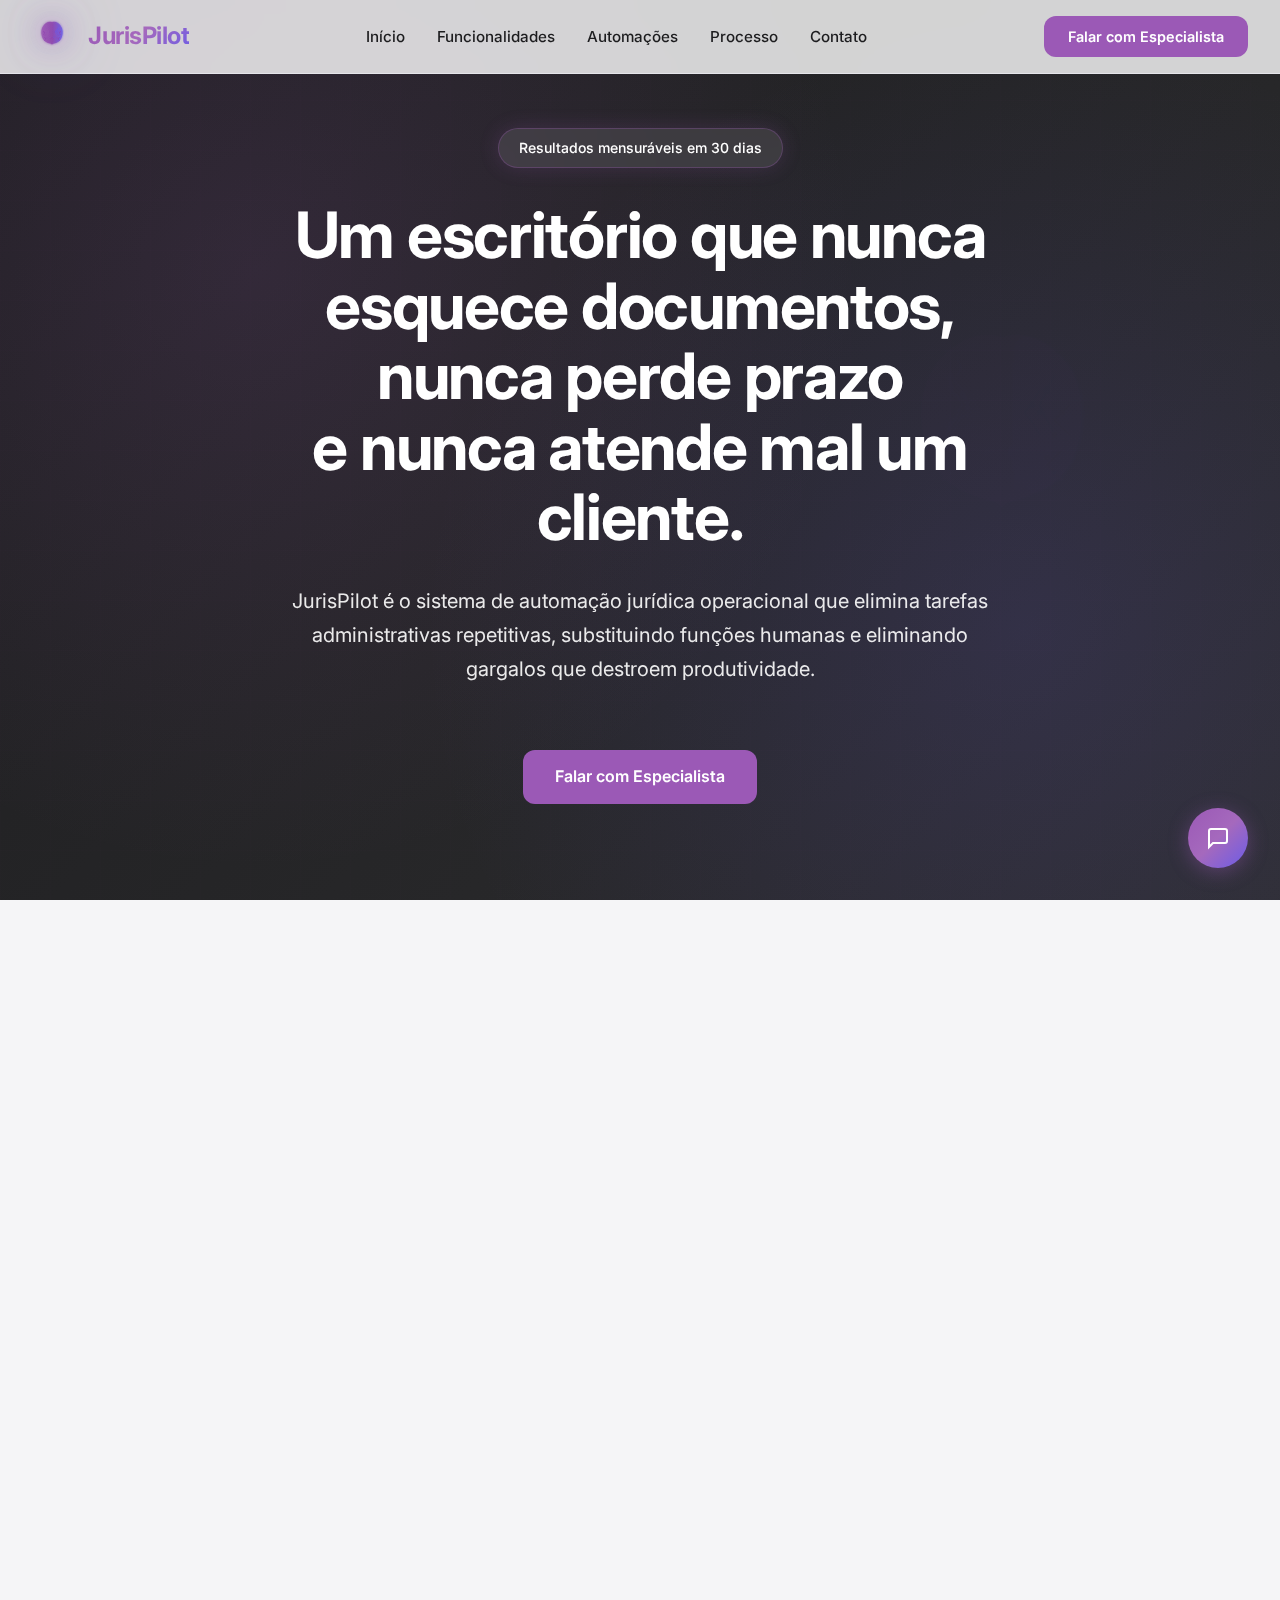
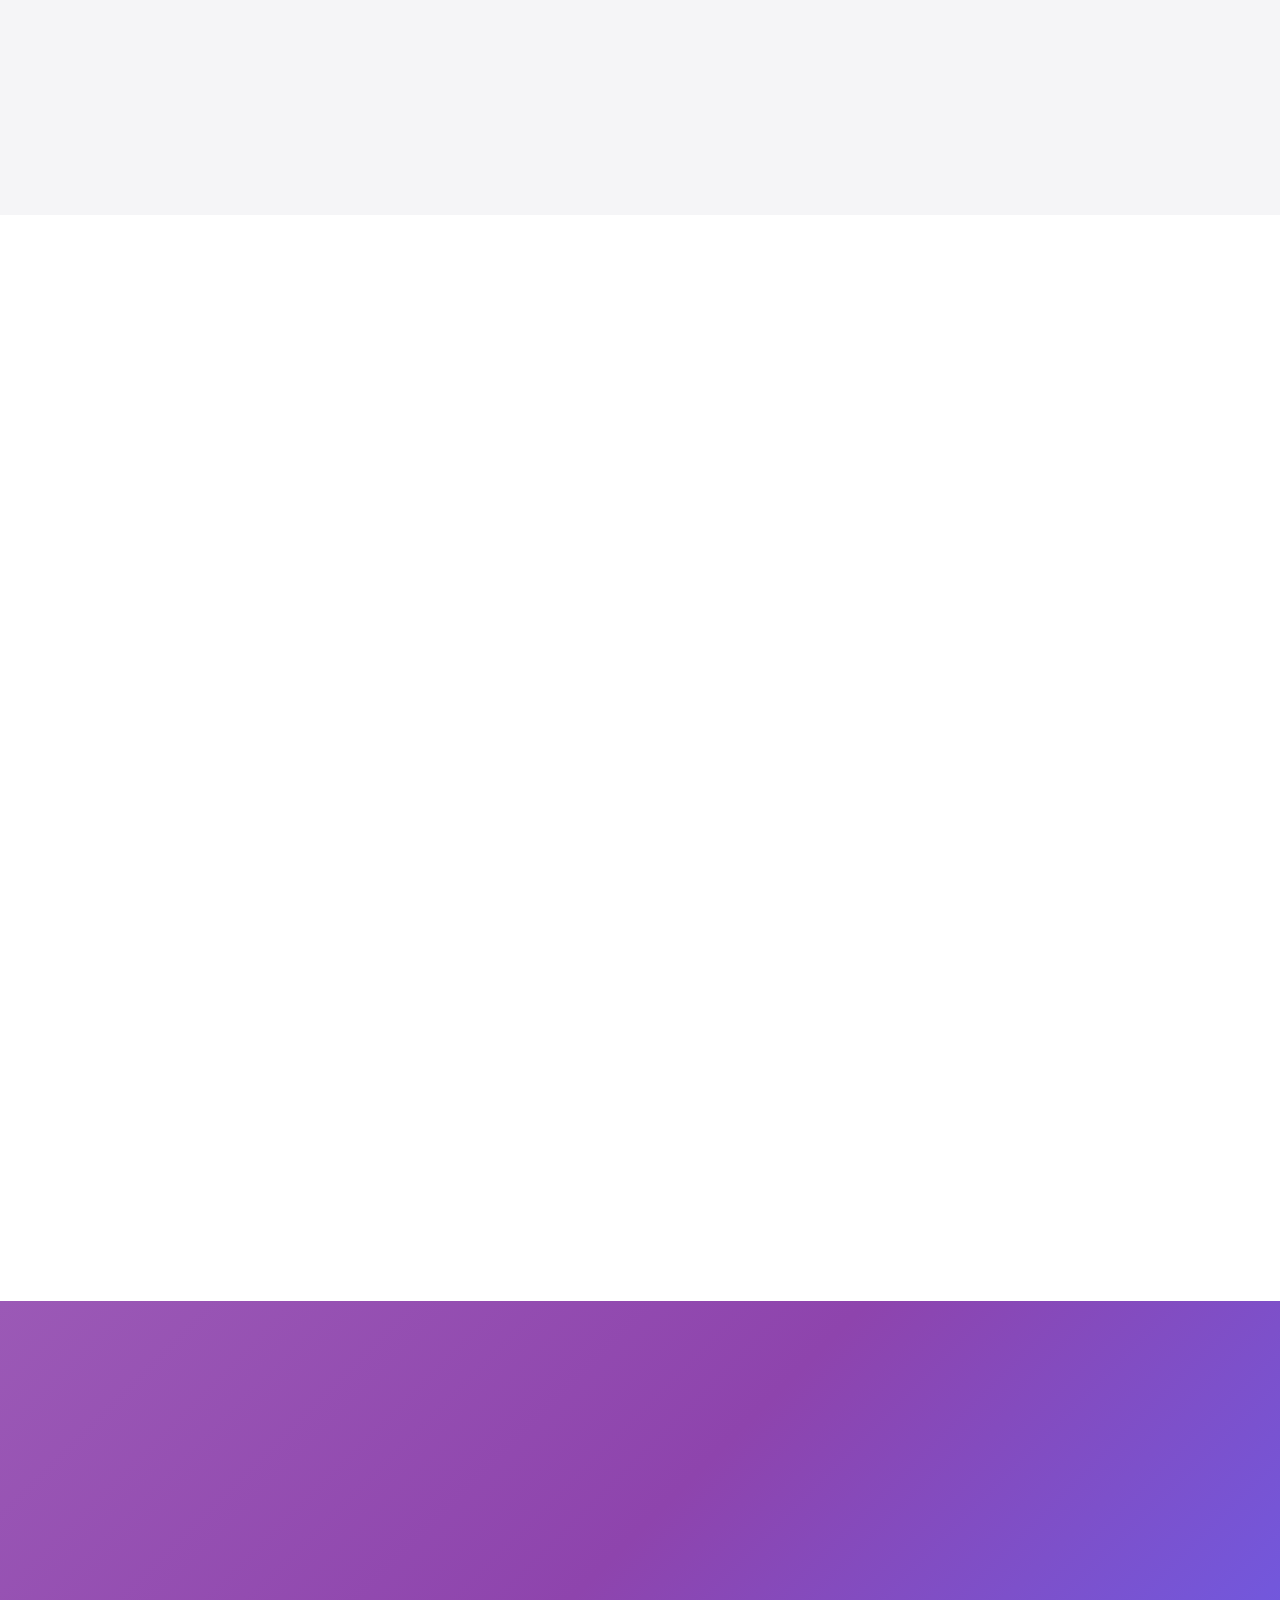
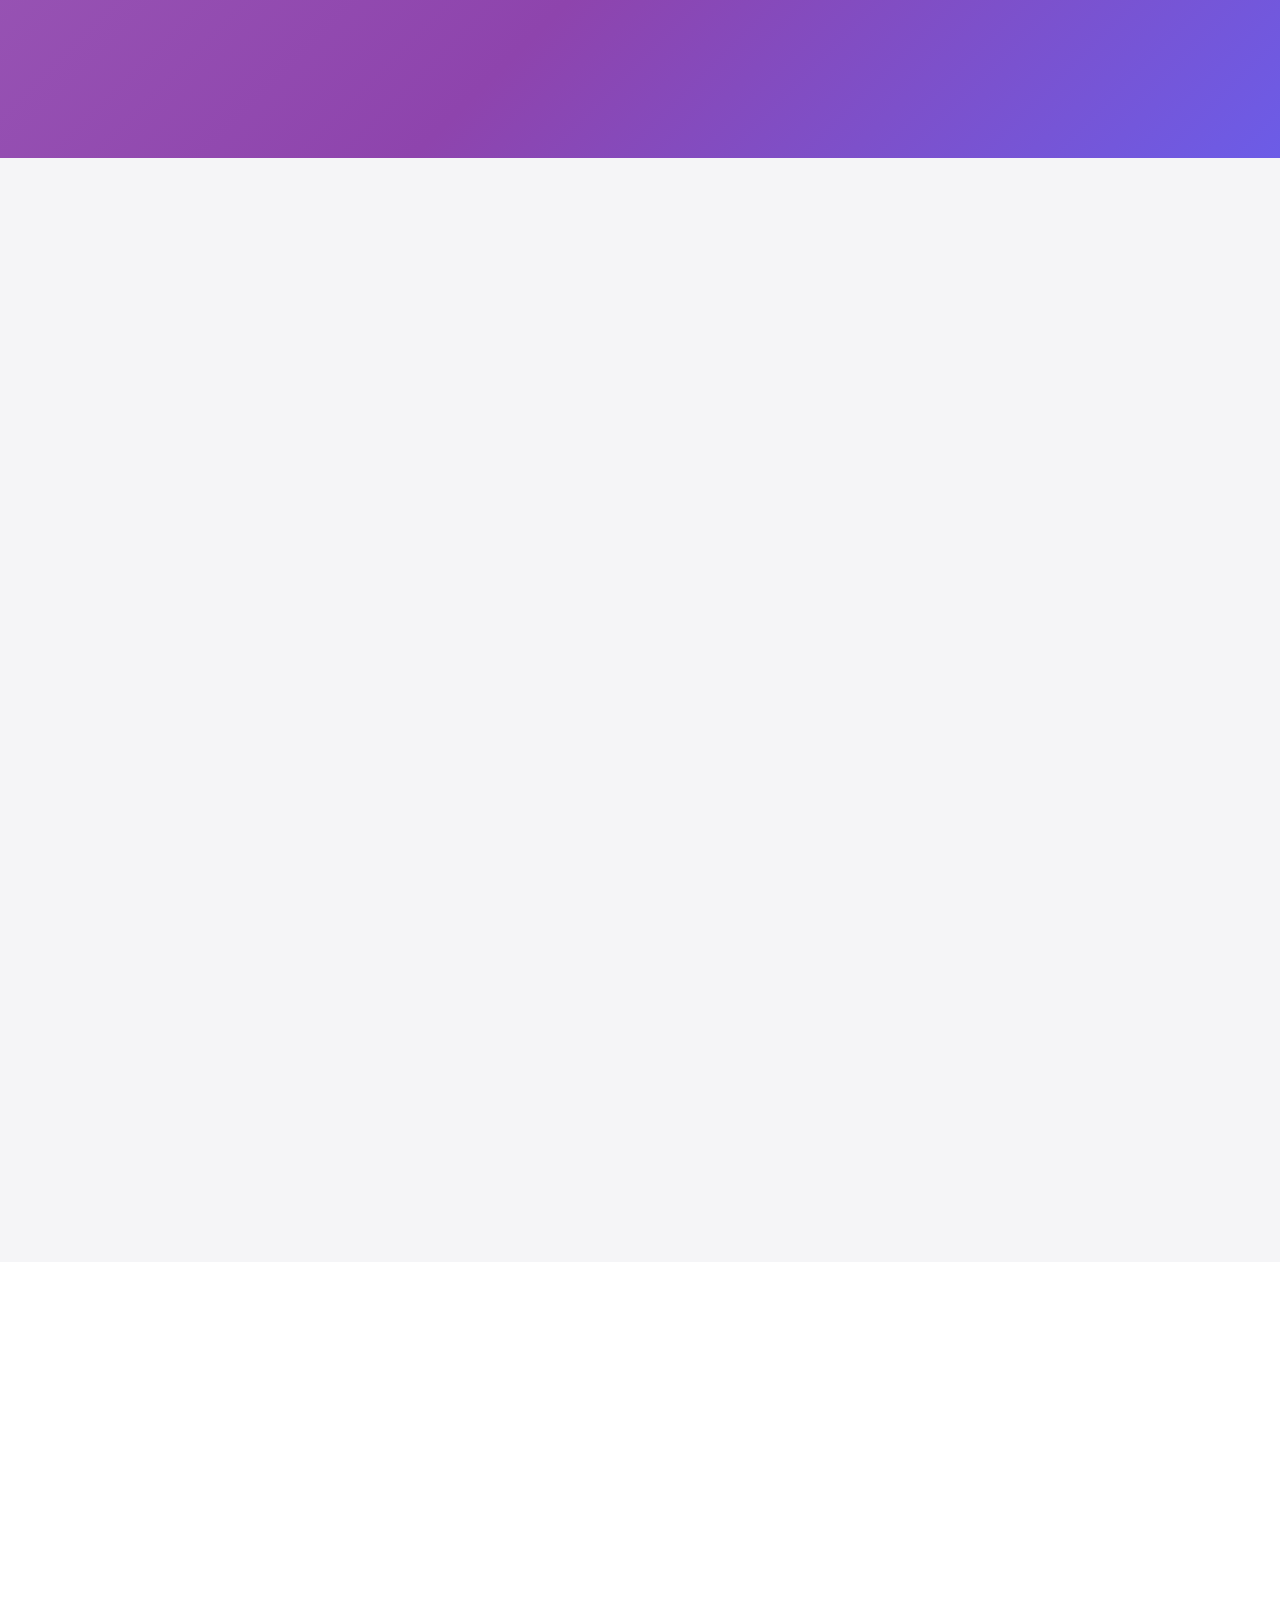
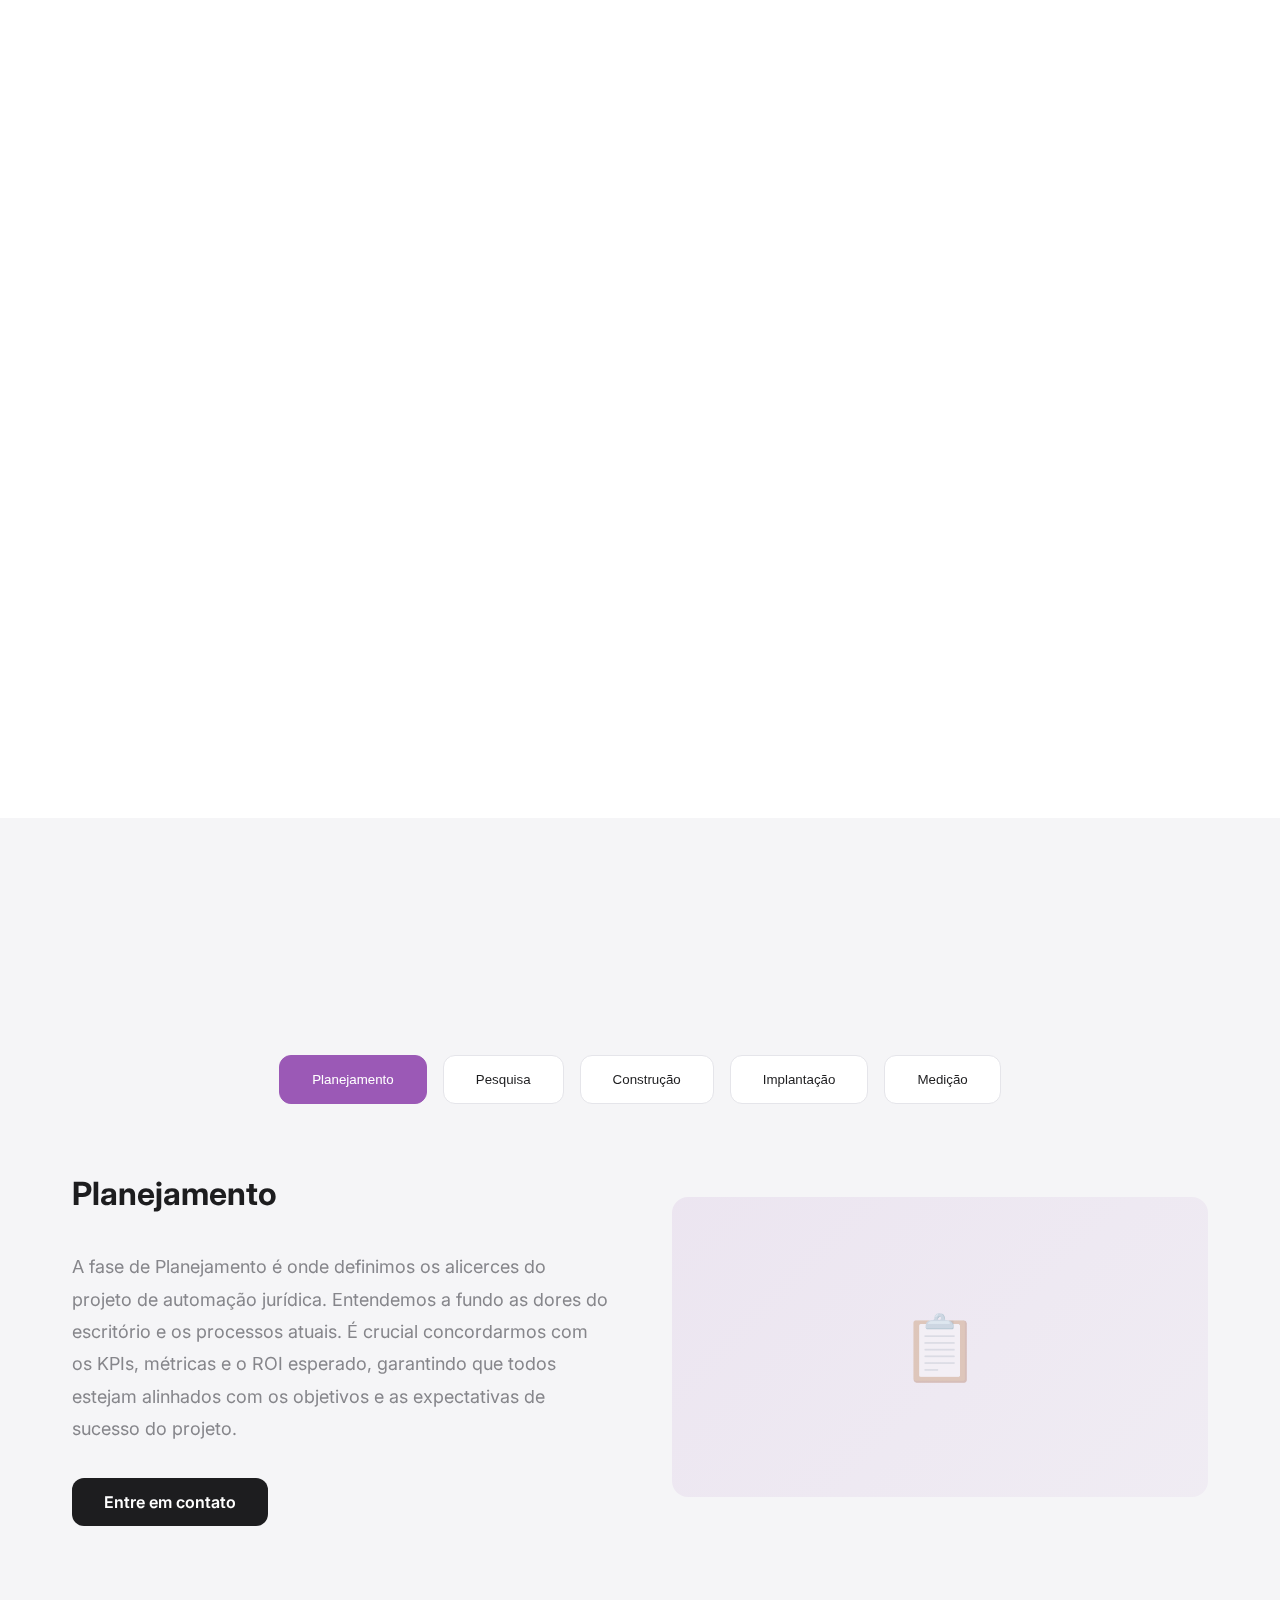
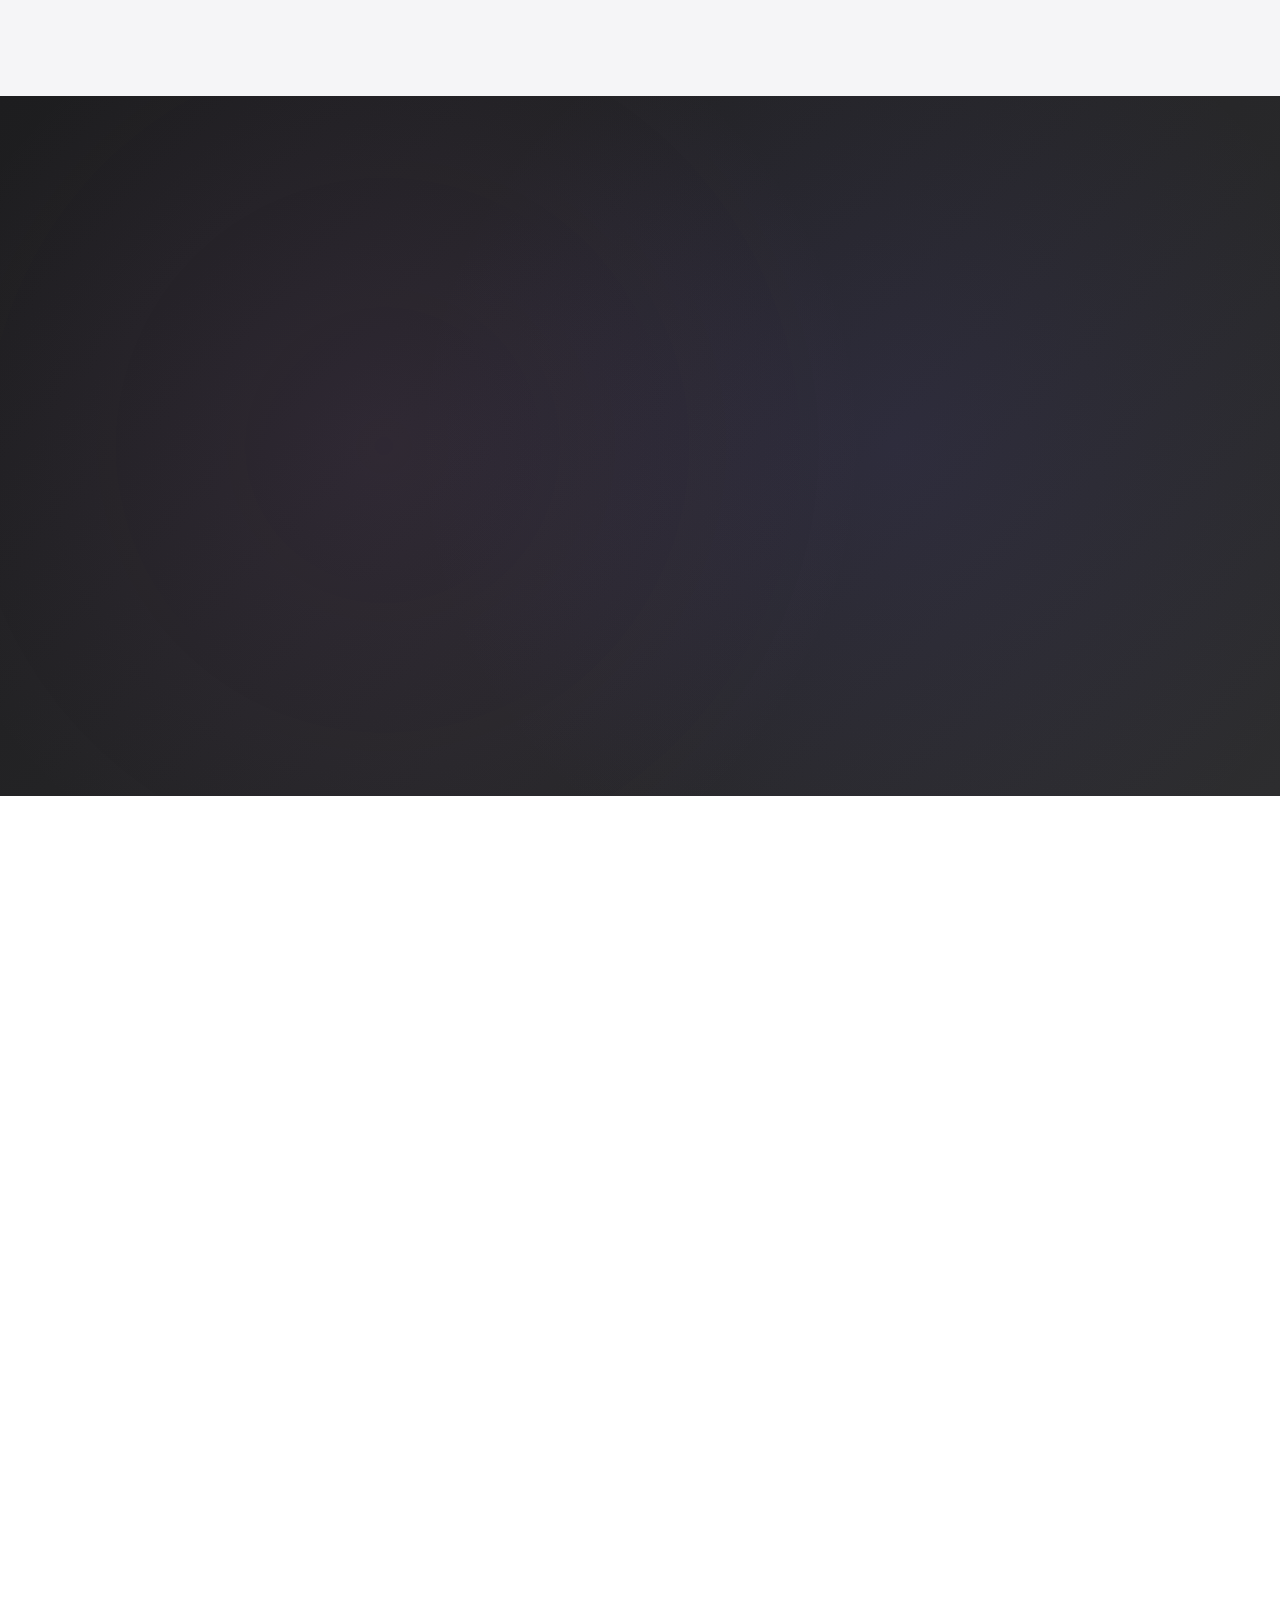
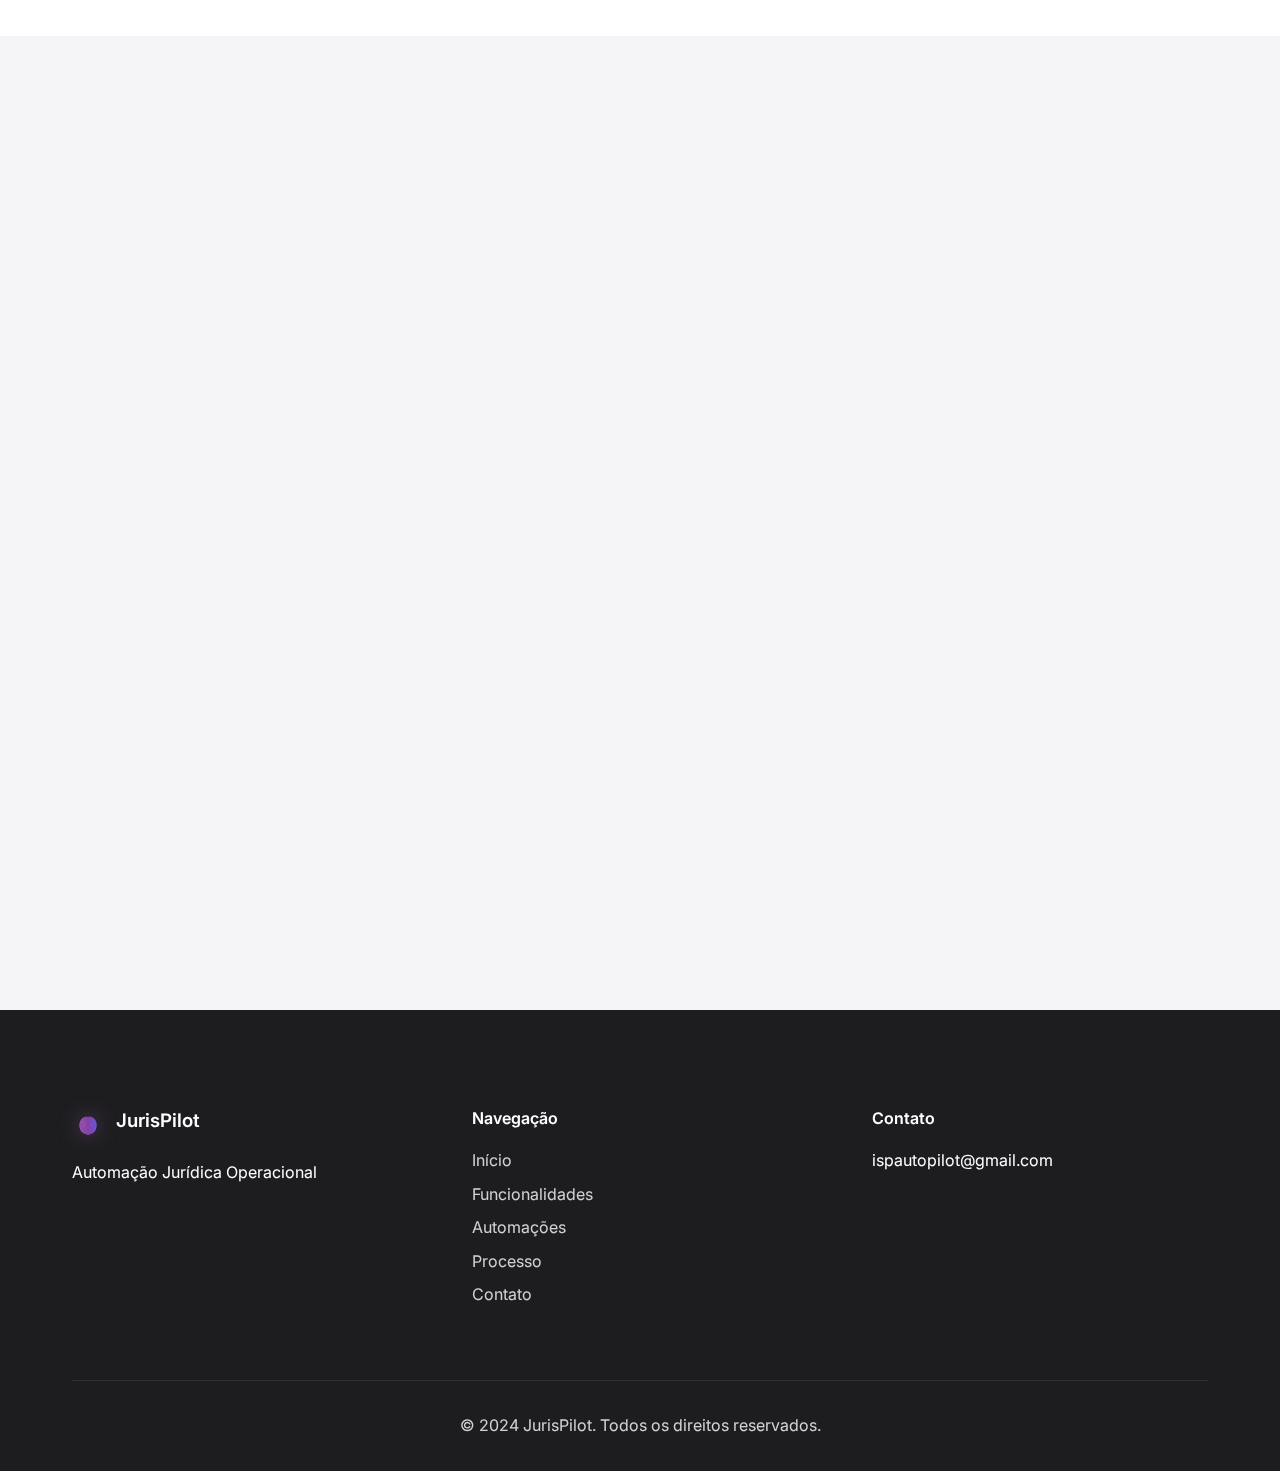
<file: site/index.html>
<!DOCTYPE html>
<html lang="pt-BR">
<head>
    <meta charset="UTF-8">
    <meta name="viewport" content="width=device-width, initial-scale=1.0">
    <meta name="description" content="JurisPilot - Um escritório que nunca esquece documentos, nunca perde prazo e nunca atende mal um cliente.">
    <title>JurisPilot - Automação Jurídica Operacional</title>
    <link rel="stylesheet" href="css/style.css">
    <link rel="stylesheet" href="css/animations.css">
    <link rel="preconnect" href="https://fonts.googleapis.com">
    <link rel="preconnect" href="https://fonts.gstatic.com" crossorigin>
    <link href="https://fonts.googleapis.com/css2?family=Inter:wght@300;400;500;600;700;800&display=swap" rel="stylesheet">
</head>
<body>
    <!-- Header -->
    <header class="header" id="header">
        <nav class="nav container">
            <div class="nav__logo">
                <img src="assets/logo.svg" alt="JurisPilot Logo" class="logo-img">
                <h1>JurisPilot</h1>
            </div>
            <ul class="nav__menu">
                <li><a href="#inicio">Início</a></li>
                <li><a href="#funcionalidades">Funcionalidades</a></li>
                <li><a href="#automatizacoes">Automações</a></li>
                <li><a href="#processo">Processo</a></li>
                <li><a href="#contato">Contato</a></li>
            </ul>
            <button class="btn btn--cta" onclick="openContactForm()">Falar com Especialista</button>
            <button class="nav__mobile-toggle" id="mobileToggle">
                <span></span>
                <span></span>
                <span></span>
            </button>
        </nav>
    </header>

    <!-- Hero Section -->
    <section id="inicio" class="hero">
        <div class="hero__background">
            <div class="circuit-board"></div>
            <div class="hero__logo-large">
                <img src="assets/logo.svg" alt="JurisPilot" class="logo-large">
            </div>
        </div>
        <div class="hero__content container">
            <div class="hero__badge fade-in">Resultados mensuráveis em 30 dias</div>
            <h1 class="hero__title fade-in-up">
                Um escritório que nunca esquece documentos,<br>
                nunca perde prazo<br>
                e nunca atende mal um cliente.
            </h1>
            <p class="hero__subtitle fade-in-up delay-1">
                JurisPilot é o sistema de automação jurídica operacional que elimina tarefas administrativas repetitivas, substituindo funções humanas e eliminando gargalos que destroem produtividade.
            </p>
            <div class="hero__cta fade-in-up delay-2">
                <a href="#contato" class="btn btn--primary">Falar com Especialista</a>
            </div>
        </div>
    </section>

    <!-- Value Proposition -->
    <section class="value-prop">
        <div class="container">
            <div class="value-prop__grid">
                <div class="value-prop__item scroll-fade-in">
                    <div class="value-prop__icon">📞</div>
                    <h3>Pré-atendimento 24h</h3>
                    <p>Sem secretária, sem mensagens repetidas. Atendimento automático inteligente que captura e organiza desde o primeiro contato.</p>
                </div>
                <div class="value-prop__item scroll-fade-in delay-1">
                    <div class="value-prop__icon">🧠</div>
                    <h3>Triagem Jurídica Inteligente</h3>
                    <p>O sistema identifica automaticamente o tipo de ação, sugere juízo competente e gera checklists probatórios perfeitos.</p>
                </div>
                <div class="value-prop__item scroll-fade-in delay-2">
                    <div class="value-prop__icon">⏰</div>
                    <h3>Controle Absoluto de Prazos</h3>
                    <p>Leitura automática de datas, alertas proativos e integração com Google Calendar. Nenhum prazo passa despercebido.</p>
                </div>
                <div class="value-prop__item scroll-fade-in delay-3">
                    <div class="value-prop__icon">📋</div>
                    <h3>Checklists Dinâmicos</h3>
                    <p>O sistema decide o checklist, não o advogado. Documentos obrigatórios e recomendados gerados automaticamente por tipo de ação.</p>
                </div>
            </div>
        </div>
    </section>

    <!-- Funcionalidades -->
    <section id="funcionalidades" class="features">
        <div class="container">
            <h2 class="section__title scroll-fade-in">Funcionalidades Principais</h2>
            <div class="features__grid">
                <div class="feature__card scroll-fade-in">
                    <div class="feature__icon">
                        <svg viewBox="0 0 100 100" class="isometric-icon">
                            <path d="M20,20 L80,20 L80,80 L20,80 Z" fill="none" stroke="currentColor" stroke-width="2"/>
                            <path d="M20,20 L50,50 L80,20" fill="none" stroke="currentColor" stroke-width="2"/>
                        </svg>
                    </div>
                    <h3>Organização Documental Automática</h3>
                    <p>Classificação automática de provas, organização em pastas estruturadas e geração de linha do tempo baseada em datas dos documentos.</p>
                </div>
                <div class="feature__card scroll-fade-in delay-1">
                    <div class="feature__icon">
                        <svg viewBox="0 0 100 100" class="isometric-icon">
                            <circle cx="50" cy="30" r="15" fill="none" stroke="currentColor" stroke-width="2"/>
                            <path d="M30,60 Q50,50 70,60" fill="none" stroke="currentColor" stroke-width="2"/>
                        </svg>
                    </div>
                    <h3>Resumo Jurídico Automático</h3>
                    <p>Processamento de todos os documentos do caso, geração de resumo estruturado e identificação de pontos-chave entregues ao advogado antes do atendimento.</p>
                </div>
                <div class="feature__card scroll-fade-in delay-2">
                    <div class="feature__icon">
                        <svg viewBox="0 0 100 100" class="isometric-icon">
                            <path d="M20,50 L40,30 L60,50 L80,30" fill="none" stroke="currentColor" stroke-width="2"/>
                            <line x1="20" y1="70" x2="80" y2="70" stroke="currentColor" stroke-width="2"/>
                        </svg>
                    </div>
                    <h3>Validação de Prova Mínima</h3>
                    <p>Análise automática de força probatória do caso, alertas sobre ausência de provas essenciais e sugestões de documentos adicionais.</p>
                </div>
                <div class="feature__card scroll-fade-in delay-3">
                    <div class="feature__icon">
                        <svg viewBox="0 0 100 100" class="isometric-icon">
                            <rect x="30" y="30" width="40" height="40" fill="none" stroke="currentColor" stroke-width="2"/>
                            <circle cx="50" cy="50" r="10" fill="currentColor"/>
                        </svg>
                    </div>
                    <h3>Auditoria Operacional</h3>
                    <p>Identificação de gargalos operacionais, métricas de produtividade e relatórios de onde o escritório perde tempo, dinheiro e prazos.</p>
                </div>
            </div>
        </div>
    </section>

    <!-- Métricas -->
    <section class="metrics">
        <div class="container">
            <div class="metrics__grid">
                <div class="metric__card scroll-fade-in">
                    <div class="metric__value" data-target="90">0%</div>
                    <div class="metric__label">de redução no tempo administrativo</div>
                </div>
                <div class="metric__card scroll-fade-in delay-1">
                    <div class="metric__value" data-target="100">0%</div>
                    <div class="metric__label">de controle de prazos</div>
                </div>
                <div class="metric__card scroll-fade-in delay-2">
                    <div class="metric__value" data-target="95">0%</div>
                    <div class="metric__label">de precisão na triagem</div>
                </div>
            </div>
        </div>
    </section>

    <!-- Automações -->
    <section id="automatizacoes" class="automations">
        <div class="container">
            <h2 class="section__title scroll-fade-in">20 Automações Jurídicas Reais</h2>
            <p class="section__subtitle scroll-fade-in delay-1">Automações pensadas exclusivamente para escritórios de advocacia com alto volume e risco jurídico.</p>
            
            <div class="automations__grid">
                <div class="automation__category scroll-fade-in">
                    <div class="automation__header">
                        <h3>🧾 Cível / Consumidor</h3>
                    </div>
                    <ul>
                        <li>Gratuidade de Justiça</li>
                        <li>Relação de Consumo - Juízo Competente</li>
                        <li>Ação contra Companhia Aérea</li>
                        <li>Cobrança Indevida</li>
                        <li>Negativação Indevida</li>
                    </ul>
                </div>
                
                <div class="automation__category scroll-fade-in delay-1">
                    <div class="automation__header">
                        <h3>⚖️ Família</h3>
                    </div>
                    <ul>
                        <li>Pensão Alimentícia</li>
                        <li>Divórcio (Consensual e Litigioso)</li>
                        <li>Guarda</li>
                    </ul>
                </div>
                
                <div class="automation__category scroll-fade-in delay-2">
                    <div class="automation__header">
                        <h3>💼 Trabalhista</h3>
                    </div>
                    <ul>
                        <li>Rescisão Indireta</li>
                        <li>Horas Extras</li>
                    </ul>
                </div>
                
                <div class="automation__category scroll-fade-in delay-3">
                    <div class="automation__header">
                        <h3>🏢 Empresarial / Contratual</h3>
                    </div>
                    <ul>
                        <li>Descumprimento Contratual</li>
                        <li>Cobrança Empresarial</li>
                    </ul>
                </div>
            </div>
        </div>
    </section>

    <!-- Como Funciona -->
    <section class="how-it-works">
        <div class="container">
            <h2 class="section__title scroll-fade-in">Como Funciona</h2>
            <div class="steps">
                <div class="step scroll-fade-in">
                    <div class="step__visual">
                        <div class="isometric-box">
                            <div class="box-face front"></div>
                            <div class="box-face top"></div>
                            <div class="box-face right"></div>
                        </div>
                    </div>
                    <div class="step__number">1</div>
                    <h3>Cliente inicia contato</h3>
                    <p>Via WhatsApp ou formulário, 24 horas por dia, sem necessidade de secretária.</p>
                </div>
                <div class="step scroll-fade-in delay-1">
                    <div class="step__visual">
                        <div class="isometric-box">
                            <div class="box-face front"></div>
                            <div class="box-face top"></div>
                            <div class="box-face right"></div>
                        </div>
                    </div>
                    <div class="step__number">2</div>
                    <h3>Triagem automática</h3>
                    <p>O sistema identifica o tipo de ação e gera checklist dinâmico automaticamente.</p>
                </div>
                <div class="step scroll-fade-in delay-2">
                    <div class="step__visual">
                        <div class="isometric-box">
                            <div class="box-face front"></div>
                            <div class="box-face top"></div>
                            <div class="box-face right"></div>
                        </div>
                    </div>
                    <div class="step__number">3</div>
                    <h3>Upload de documentos</h3>
                    <p>Cliente recebe link seguro para upload. Documentos são processados e classificados automaticamente.</p>
                </div>
                <div class="step scroll-fade-in delay-3">
                    <div class="step__visual">
                        <div class="isometric-box">
                            <div class="box-face front"></div>
                            <div class="box-face top"></div>
                            <div class="box-face right"></div>
                        </div>
                    </div>
                    <div class="step__number">4</div>
                    <h3>Resumo jurídico pronto</h3>
                    <p>Advogado recebe caso completo, com resumo, linha do tempo e alertas de prazos, pronto para análise estratégica.</p>
                </div>
            </div>
        </div>
    </section>

    <!-- Processo de Desenvolvimento -->
    <section id="processo" class="development-process">
        <div class="container">
            <h2 class="section__title scroll-fade-in">Processo de Desenvolvimento</h2>
            <div class="process__tabs">
                <button class="process__tab active" data-step="1">Planejamento</button>
                <button class="process__tab" data-step="2">Pesquisa</button>
                <button class="process__tab" data-step="3">Construção</button>
                <button class="process__tab" data-step="4">Implantação</button>
                <button class="process__tab" data-step="5">Medição</button>
            </div>
            <div class="process__content">
                <div class="process__step active" data-step="1">
                    <div class="process__text">
                        <h3>Planejamento</h3>
                        <p>A fase de Planejamento é onde definimos os alicerces do projeto de automação jurídica. Entendemos a fundo as dores do escritório e os processos atuais. É crucial concordarmos com os KPIs, métricas e o ROI esperado, garantindo que todos estejam alinhados com os objetivos e as expectativas de sucesso do projeto.</p>
                        <button class="btn btn--secondary">Entre em contato</button>
                    </div>
                    <div class="process__visual">
                        <div class="isometric-planning"></div>
                    </div>
                </div>
                <div class="process__step" data-step="2">
                    <div class="process__text">
                        <h3>Pesquisa</h3>
                        <p>Na fase de Pesquisa, nosso foco é validar o que planejamos e criar um protótipo inicial. Organizamos os dados e definimos como vamos medir o progresso. Isso nos ajuda a ter certeza de que estamos no caminho certo antes de construir a solução completa.</p>
                        <button class="btn btn--secondary">Saiba Mais</button>
                    </div>
                    <div class="process__visual">
                        <div class="isometric-research"></div>
                    </div>
                </div>
                <div class="process__step" data-step="3">
                    <div class="process__text">
                        <h3>Construção</h3>
                        <p>Na fase de Construção, colocamos a mão na massa para desenvolver o projeto. Implementamos a arquitetura e o design, integramos os sistemas e construímos de fato o que planejamos. Também é a hora de testar tudo para garantir que funcione perfeitamente antes da implantação.</p>
                        <button class="btn btn--secondary">Implemente agora!</button>
                    </div>
                    <div class="process__visual">
                        <div class="isometric-construction"></div>
                    </div>
                </div>
                <div class="process__step" data-step="4">
                    <div class="process__text">
                        <h3>Implantação</h3>
                        <p>Na fase de Implantação, colocamos a solução em prática. Primeiro, fazemos testes internos e depois com os usuários para ter certeza de que tudo está funcionando como esperado. Uma vez aprovado, implementamos em produção, liberando a solução para ser usada de verdade.</p>
                        <button class="btn btn--secondary">Fale com um Especialista</button>
                    </div>
                    <div class="process__visual">
                        <div class="isometric-implementation"></div>
                    </div>
                </div>
                <div class="process__step" data-step="5">
                    <div class="process__text">
                        <h3>Medição</h3>
                        <p>Na fase de Medição, analisamos os resultados do projeto de automação. Revisamos métricas e KPIs, coletamos feedback dos usuários e medimos o retorno sobre o investimento (ROI) para entender o impacto. Isso nos ajuda a planejar as próximas melhorias e aprimorar continuamente a solução.</p>
                        <button class="btn btn--secondary">Entre em contato</button>
                    </div>
                    <div class="process__visual">
                        <div class="isometric-measurement"></div>
                    </div>
                </div>
            </div>
        </div>
    </section>

    <!-- Benefícios -->
    <section class="benefits">
        <div class="container">
            <h2 class="section__title scroll-fade-in">Resultado Final</h2>
            <div class="benefits__content scroll-fade-in delay-1">
                <p class="benefits__quote">"Isso resolveria 90% do caos do meu escritório."</p>
                <div class="benefits__list">
                    <div class="benefit__item">
                        <strong>Escritório pequeno</strong> opera como médio
                    </div>
                    <div class="benefit__item">
                        <strong>Escritório médio</strong> opera como grande
                    </div>
                    <div class="benefit__item">
                        <strong>Escritório grande</strong> reduz custo operacional drasticamente
                    </div>
                </div>
            </div>
        </div>
    </section>

    <!-- FAQ -->
    <section class="faq">
        <div class="container">
            <h2 class="section__title scroll-fade-in">Perguntas Frequentes</h2>
            <div class="faq__list">
                <div class="faq__item scroll-fade-in">
                    <div class="faq__question">
                        <h3>O que é o JurisPilot?</h3>
                        <span class="faq__icon">+</span>
                    </div>
                    <div class="faq__answer">
                        <p>O JurisPilot é um sistema completo de automação jurídica operacional que elimina tarefas administrativas repetitivas em escritórios de advocacia. Ele substitui funções humanas administrativas, automatizando pré-atendimento, triagem jurídica, organização documental, controle de prazos e geração de resumos jurídicos.</p>
                    </div>
                </div>
                <div class="faq__item scroll-fade-in delay-1">
                    <div class="faq__question">
                        <h3>Como funciona a automação de checklists?</h3>
                        <span class="faq__icon">+</span>
                    </div>
                    <div class="faq__answer">
                        <p>O sistema identifica automaticamente o tipo de ação jurídica e gera um checklist dinâmico com documentos obrigatórios e recomendados específicos para cada caso. O advogado não precisa decidir quais documentos solicitar - o sistema faz isso automaticamente baseado em regras jurídicas pré-configuradas.</p>
                    </div>
                </div>
                <div class="faq__item scroll-fade-in delay-2">
                    <div class="faq__question">
                        <h3>Quanto tempo leva para implementar?</h3>
                        <span class="faq__icon">+</span>
                    </div>
                    <div class="faq__answer">
                        <p>A implementação completa do JurisPilot pode ser feita em 30 dias. O sistema já vem com 20 automações pré-configuradas para os principais tipos de ações jurídicas. A configuração inicial e treinamento são rápidos, permitindo que o escritório comece a ver resultados mensuráveis em pouco tempo.</p>
                    </div>
                </div>
                <div class="faq__item scroll-fade-in delay-3">
                    <div class="faq__question">
                        <h3>O sistema funciona com meu sistema atual?</h3>
                        <span class="faq__icon">+</span>
                    </div>
                    <div class="faq__answer">
                        <p>Sim! O JurisPilot foi desenvolvido para ser integrado com sistemas existentes. Ele se conecta via APIs e webhooks, permitindo integração com WhatsApp, Google Calendar, sistemas de gestão jurídica e outros. Nossa equipe trabalha com você para garantir uma integração suave sem interrupção dos processos atuais.</p>
                    </div>
                </div>
            </div>
        </div>
    </section>

    <!-- Contato -->
    <section id="contato" class="contact">
        <div class="container">
            <h2 class="section__title scroll-fade-in">Entre em Contato</h2>
            <p class="section__subtitle scroll-fade-in delay-1">Solicite uma demonstração e descubra como o JurisPilot pode transformar seu escritório.</p>
            <form class="contact__form" id="contactForm">
                <div class="form__group scroll-fade-in">
                    <input type="text" id="nome" name="nome" placeholder="Seu nome" required>
                </div>
                <div class="form__group scroll-fade-in delay-1">
                    <input type="tel" id="telefone" name="telefone" placeholder="Seu telefone" required>
                </div>
                <div class="form__group scroll-fade-in delay-2">
                    <input type="email" id="email" name="email" placeholder="Seu e-mail" required>
                </div>
                <div class="form__group scroll-fade-in delay-3">
                    <textarea id="mensagem" name="mensagem" placeholder="Sua mensagem" rows="5" required></textarea>
                </div>
                <button type="submit" class="btn btn--primary scroll-fade-in delay-4">
                    <span class="btn__text">Enviar Mensagem</span>
                    <span class="btn__loader" style="display: none;"></span>
                </button>
                <div class="form__message" id="formMessage"></div>
            </form>
        </div>
    </section>

    <!-- Footer -->
    <footer class="footer">
        <div class="container">
            <div class="footer__content">
            <div class="footer__section">
                <div style="display: flex; align-items: center; gap: 0.75rem; margin-bottom: 0.5rem;">
                    <img src="assets/logo.svg" alt="JurisPilot" style="width: 32px; height: 32px; filter: drop-shadow(0 0 10px rgba(155, 89, 182, 0.5));">
                    <h3>JurisPilot</h3>
                </div>
                <p>Automação Jurídica Operacional</p>
            </div>
                <div class="footer__section">
                    <h4>Navegação</h4>
                    <ul>
                        <li><a href="#inicio">Início</a></li>
                        <li><a href="#funcionalidades">Funcionalidades</a></li>
                        <li><a href="#automatizacoes">Automações</a></li>
                        <li><a href="#processo">Processo</a></li>
                        <li><a href="#contato">Contato</a></li>
                    </ul>
                </div>
                <div class="footer__section">
                    <h4>Contato</h4>
                    <p>ispautopilot@gmail.com</p>
                </div>
            </div>
            <div class="footer__bottom">
                <p>&copy; 2024 JurisPilot. Todos os direitos reservados.</p>
            </div>
        </div>
    </footer>

    <!-- Chat Widget -->
    <div class="chat-widget" id="chatWidget">
        <div class="chat-widget__bubble" onclick="toggleChat()">
            <svg viewBox="0 0 24 24" fill="none" stroke="currentColor" stroke-width="2">
                <path d="M21 15a2 2 0 0 1-2 2H7l-4 4V5a2 2 0 0 1 2-2h14a2 2 0 0 1 2 2z"></path>
            </svg>
        </div>
        <div class="chat-widget__message" id="chatMessage">
            Me conte a sua dor e saiba como podemos te ajudar!
        </div>
        <div class="chat-widget__panel" id="chatPanel">
            <div class="chat-widget__header">
                <h4>Falar com Especialista</h4>
                <button onclick="toggleChat()" class="chat-widget__close">×</button>
            </div>
            <form class="chat-widget__form" id="chatForm">
                <input type="text" placeholder="Seu nome" name="nome" required>
                <input type="tel" placeholder="Seu telefone" name="telefone" required>
                <input type="email" placeholder="Seu e-mail" name="email" required>
                <button type="submit" class="btn btn--primary">Enviar</button>
            </form>
        </div>
    </div>

    <script src="js/main.js"></script>
    <script src="js/animations.js"></script>
    <script src="js/form.js"></script>
</body>
</html>
</file>
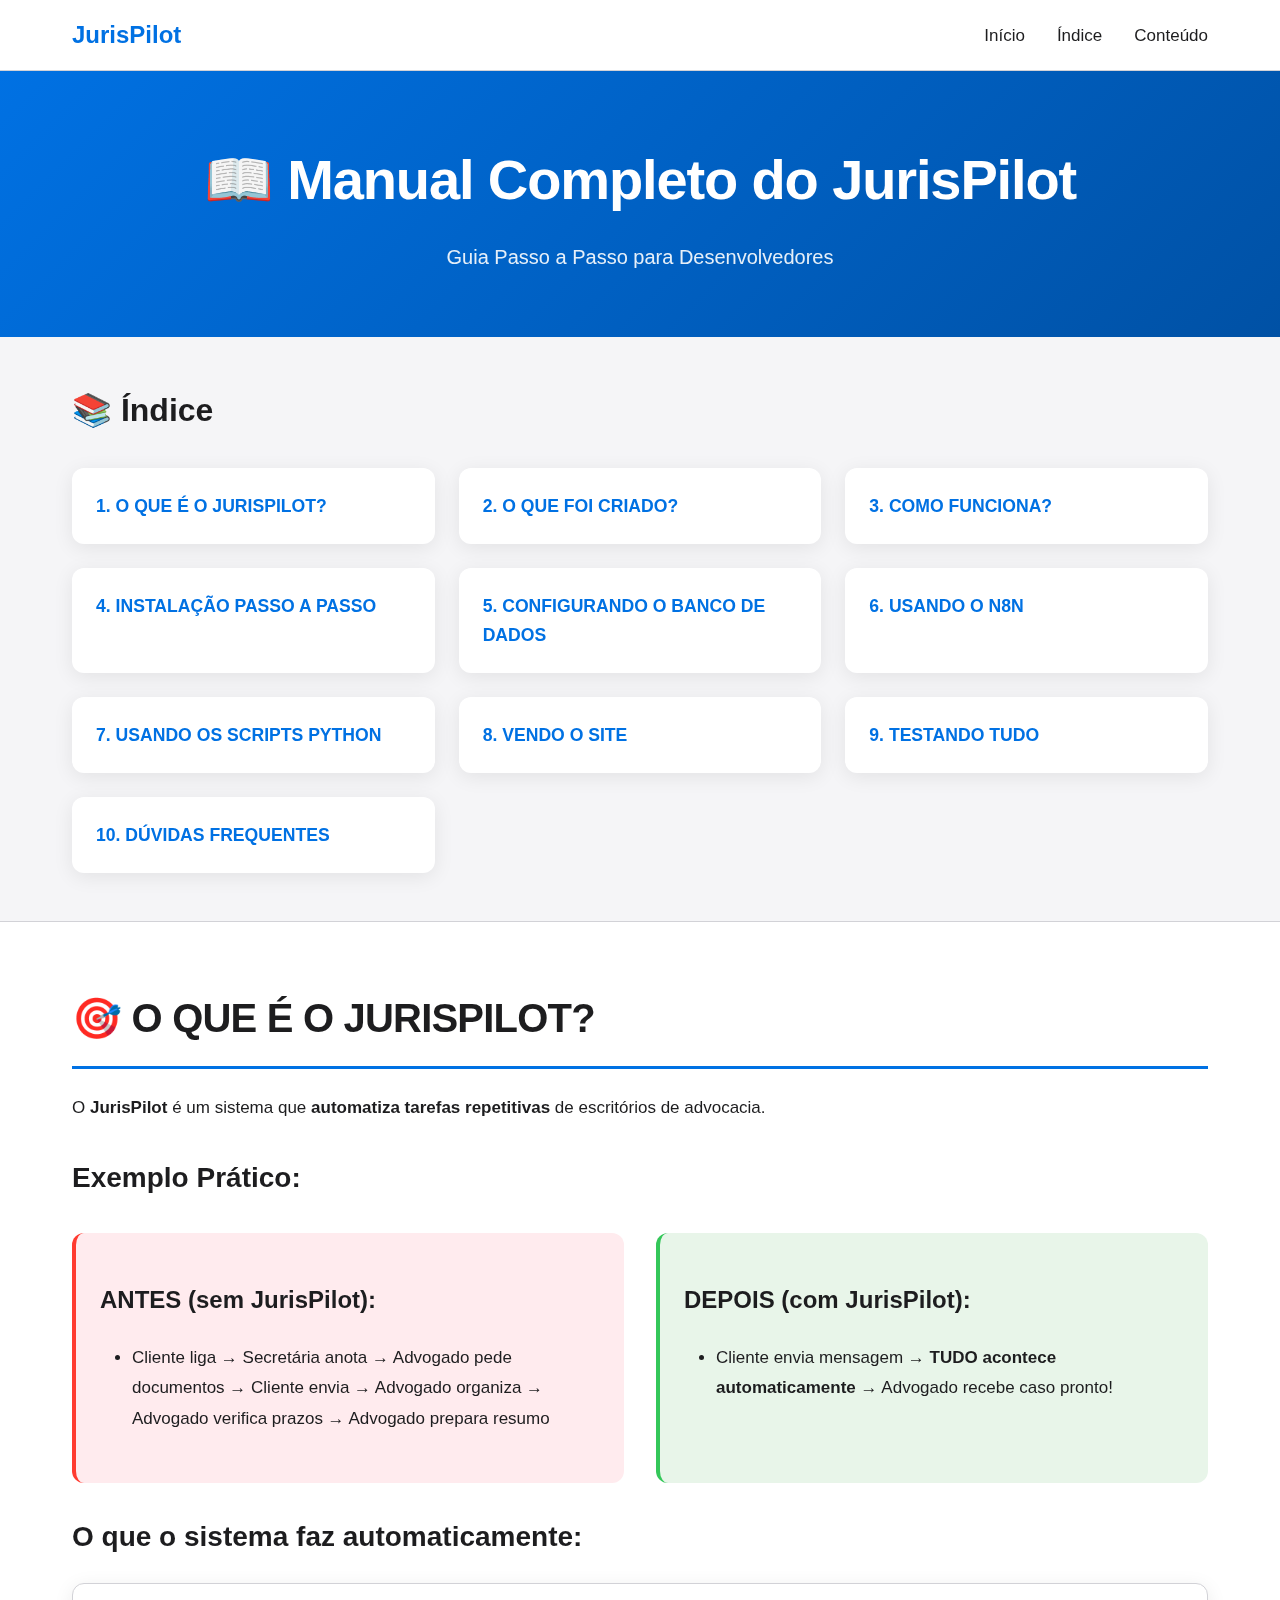
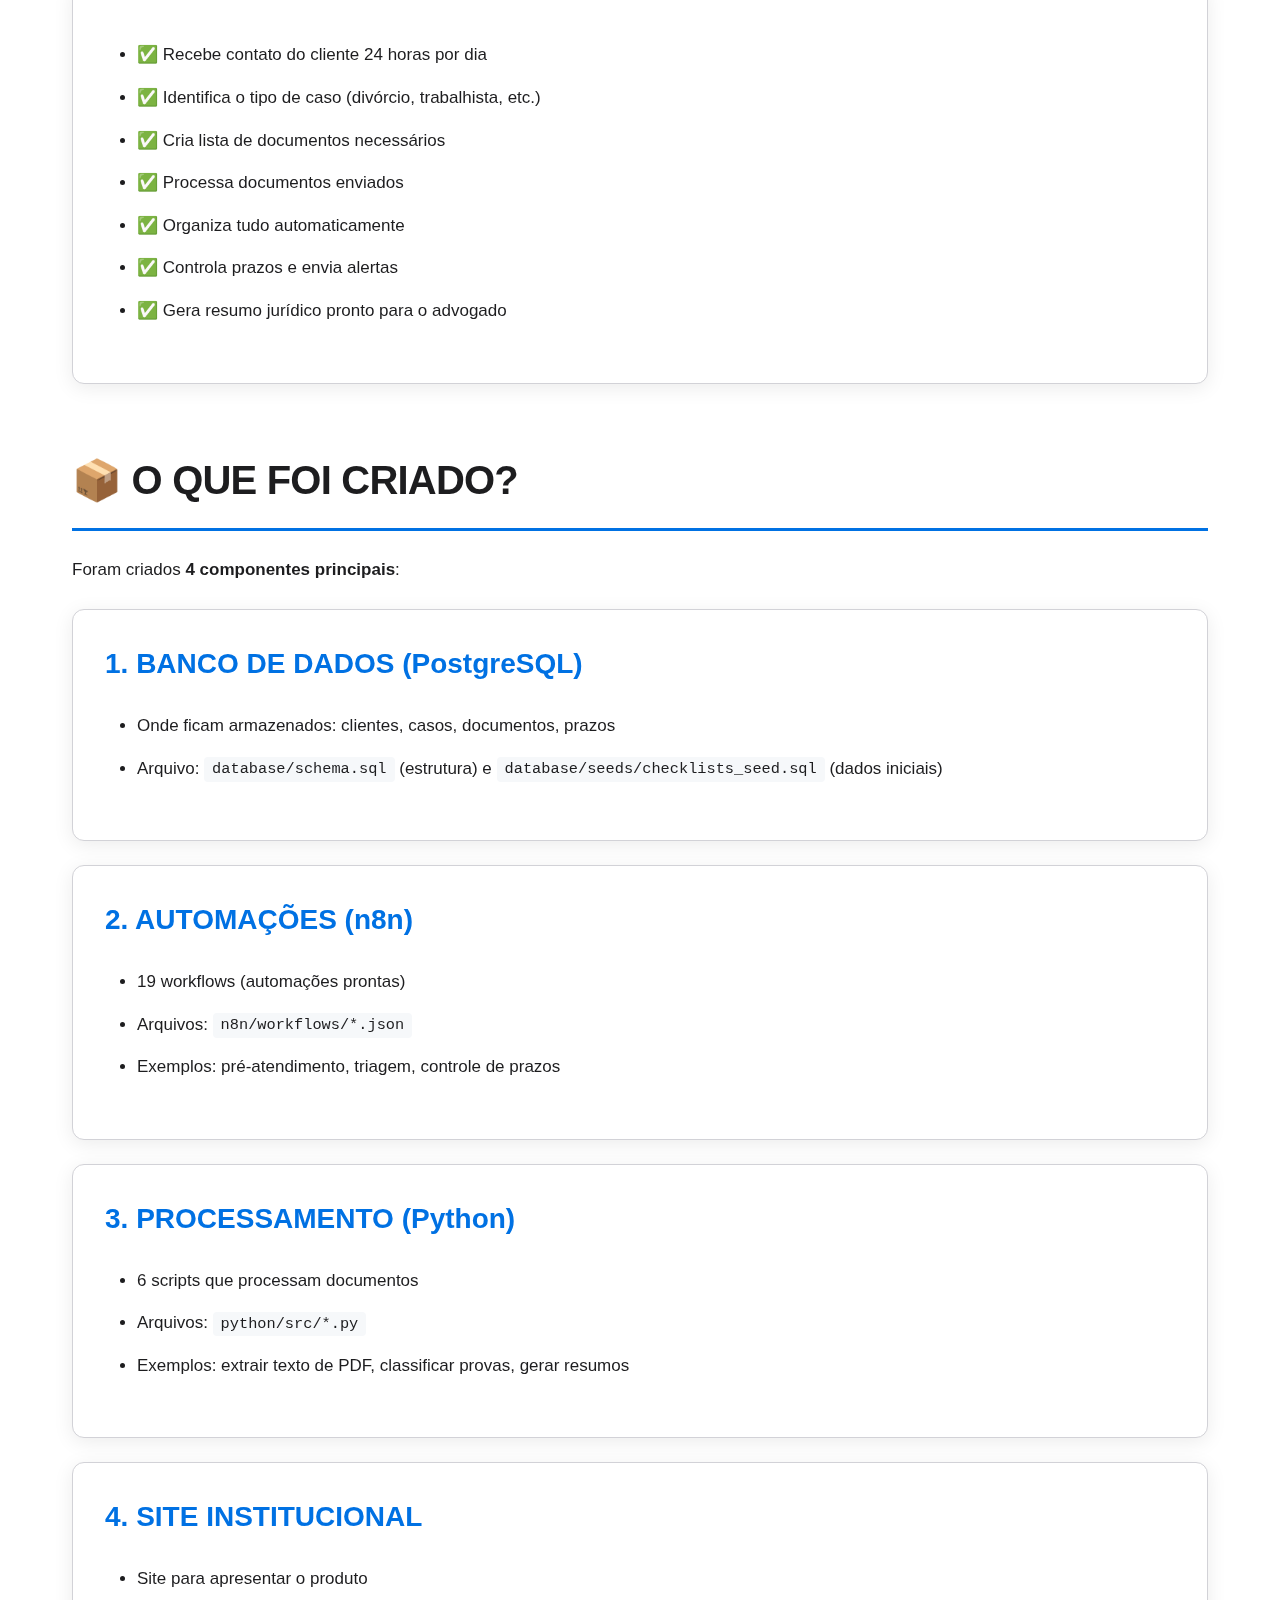
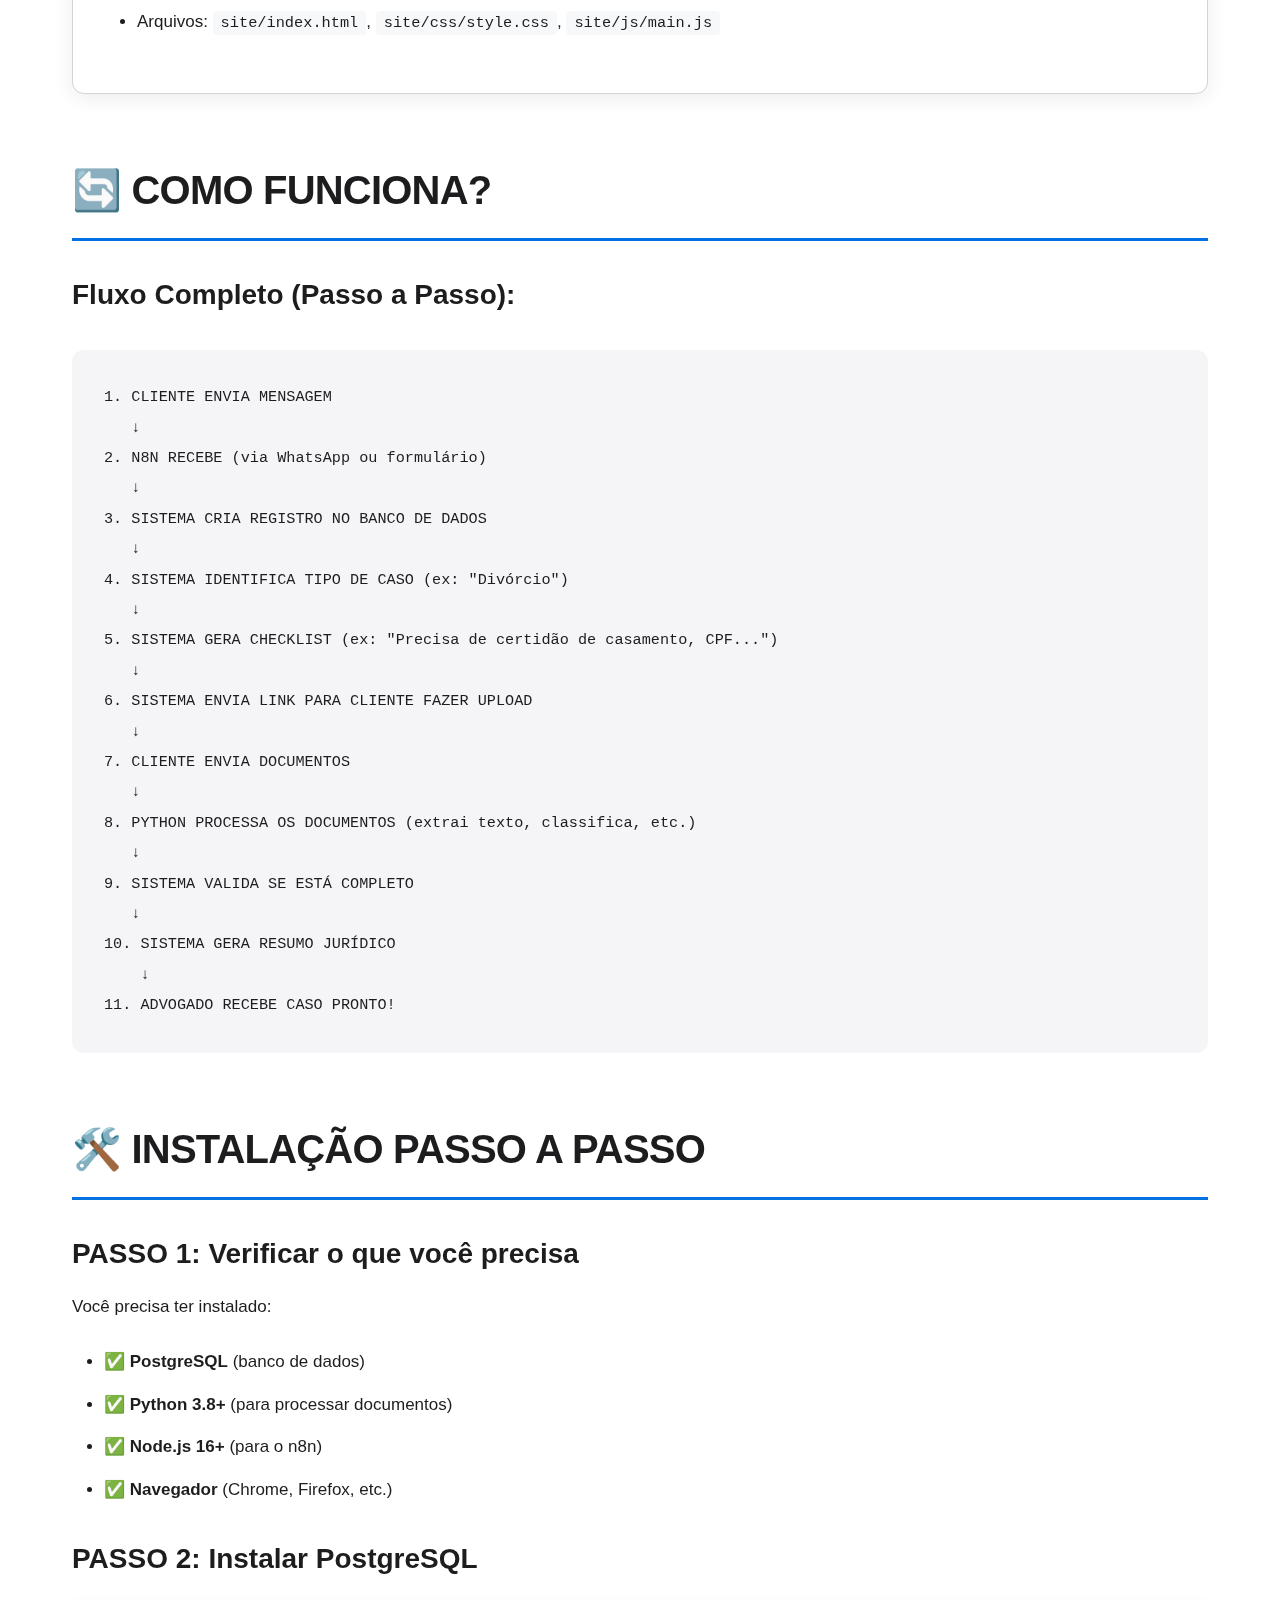
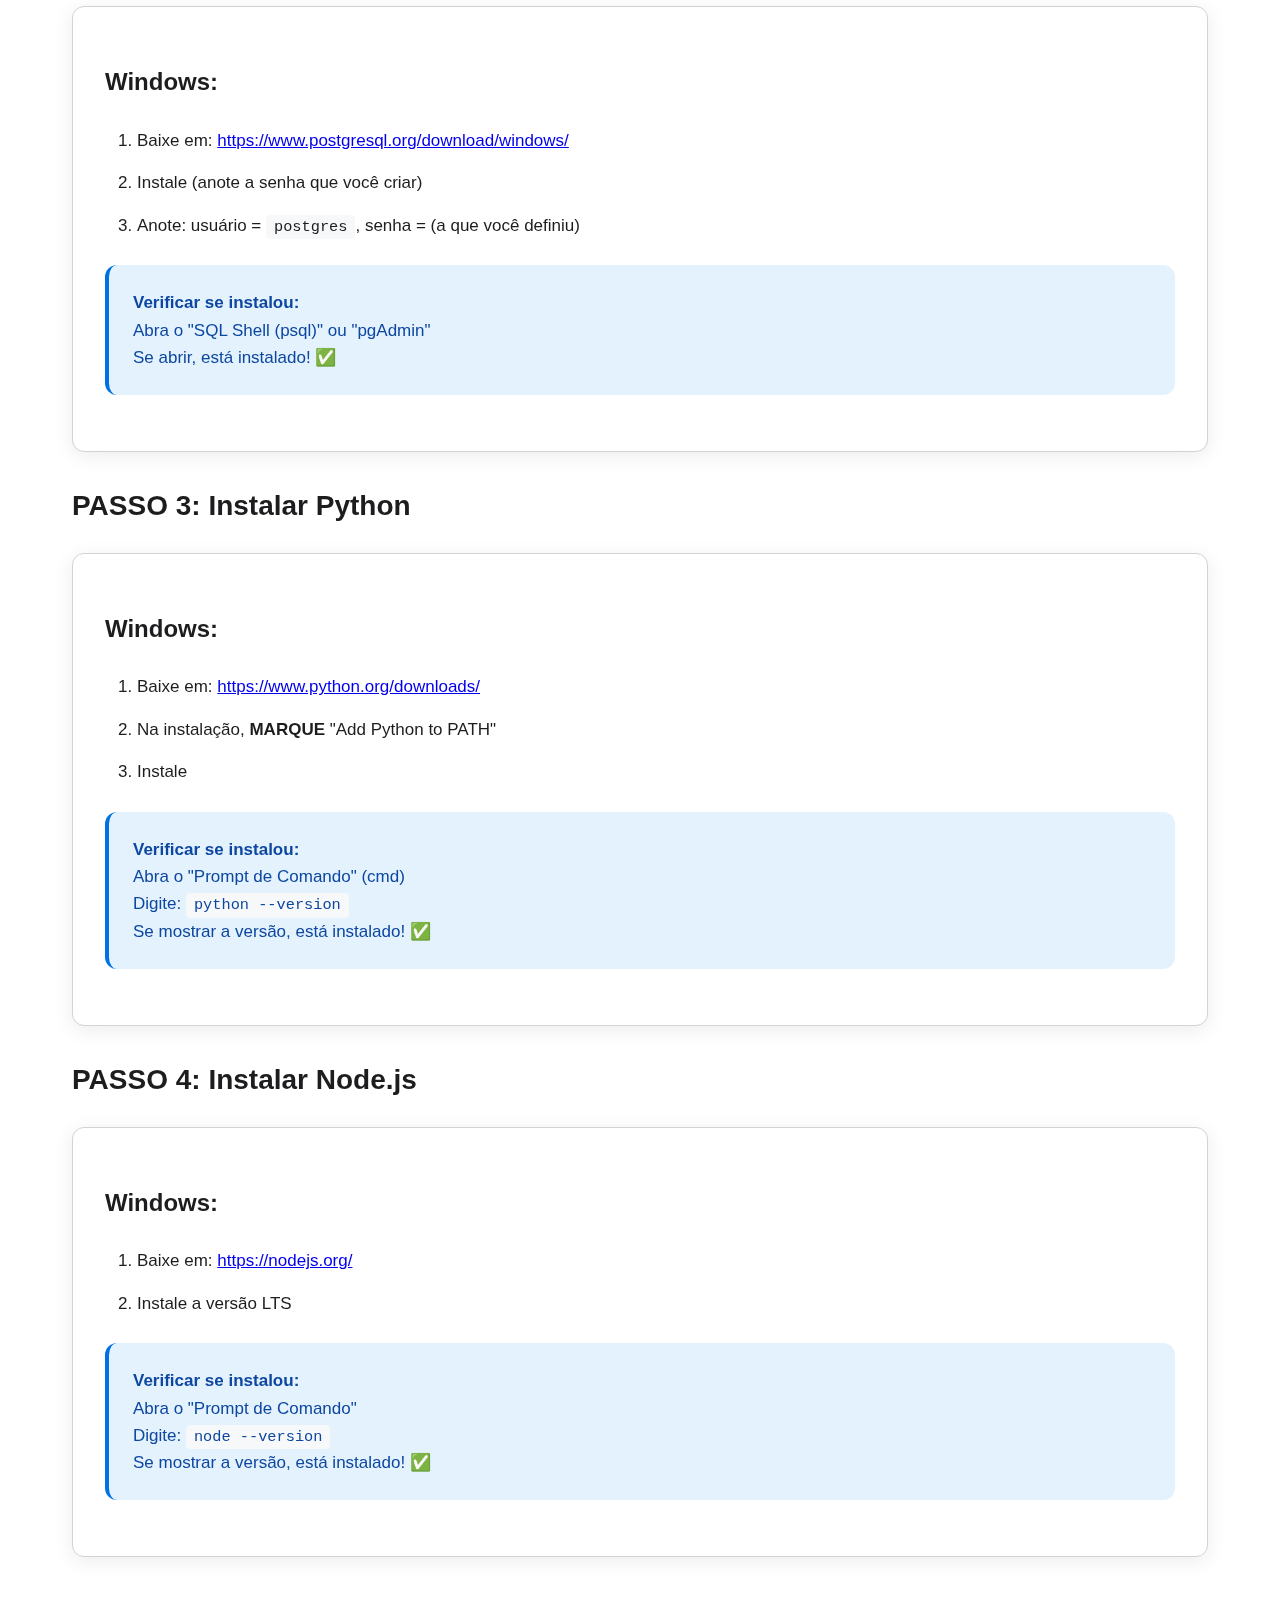
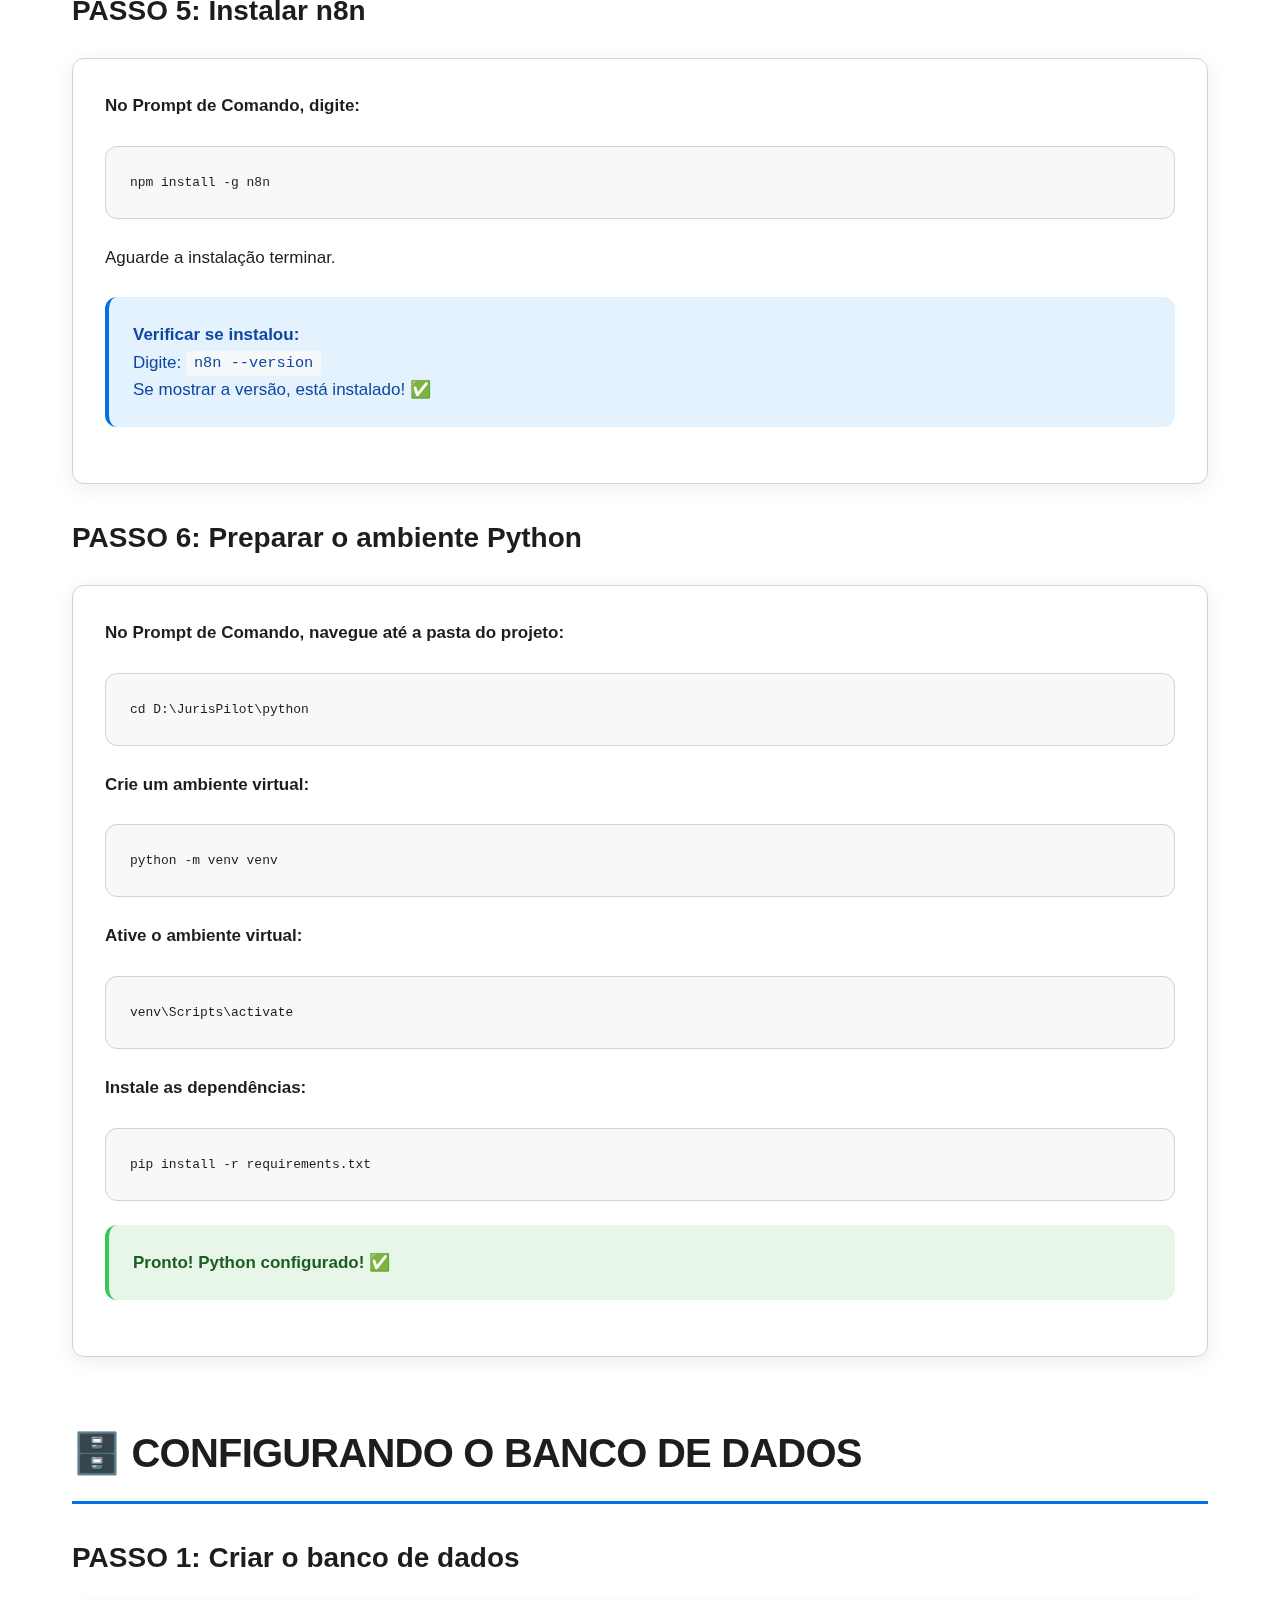
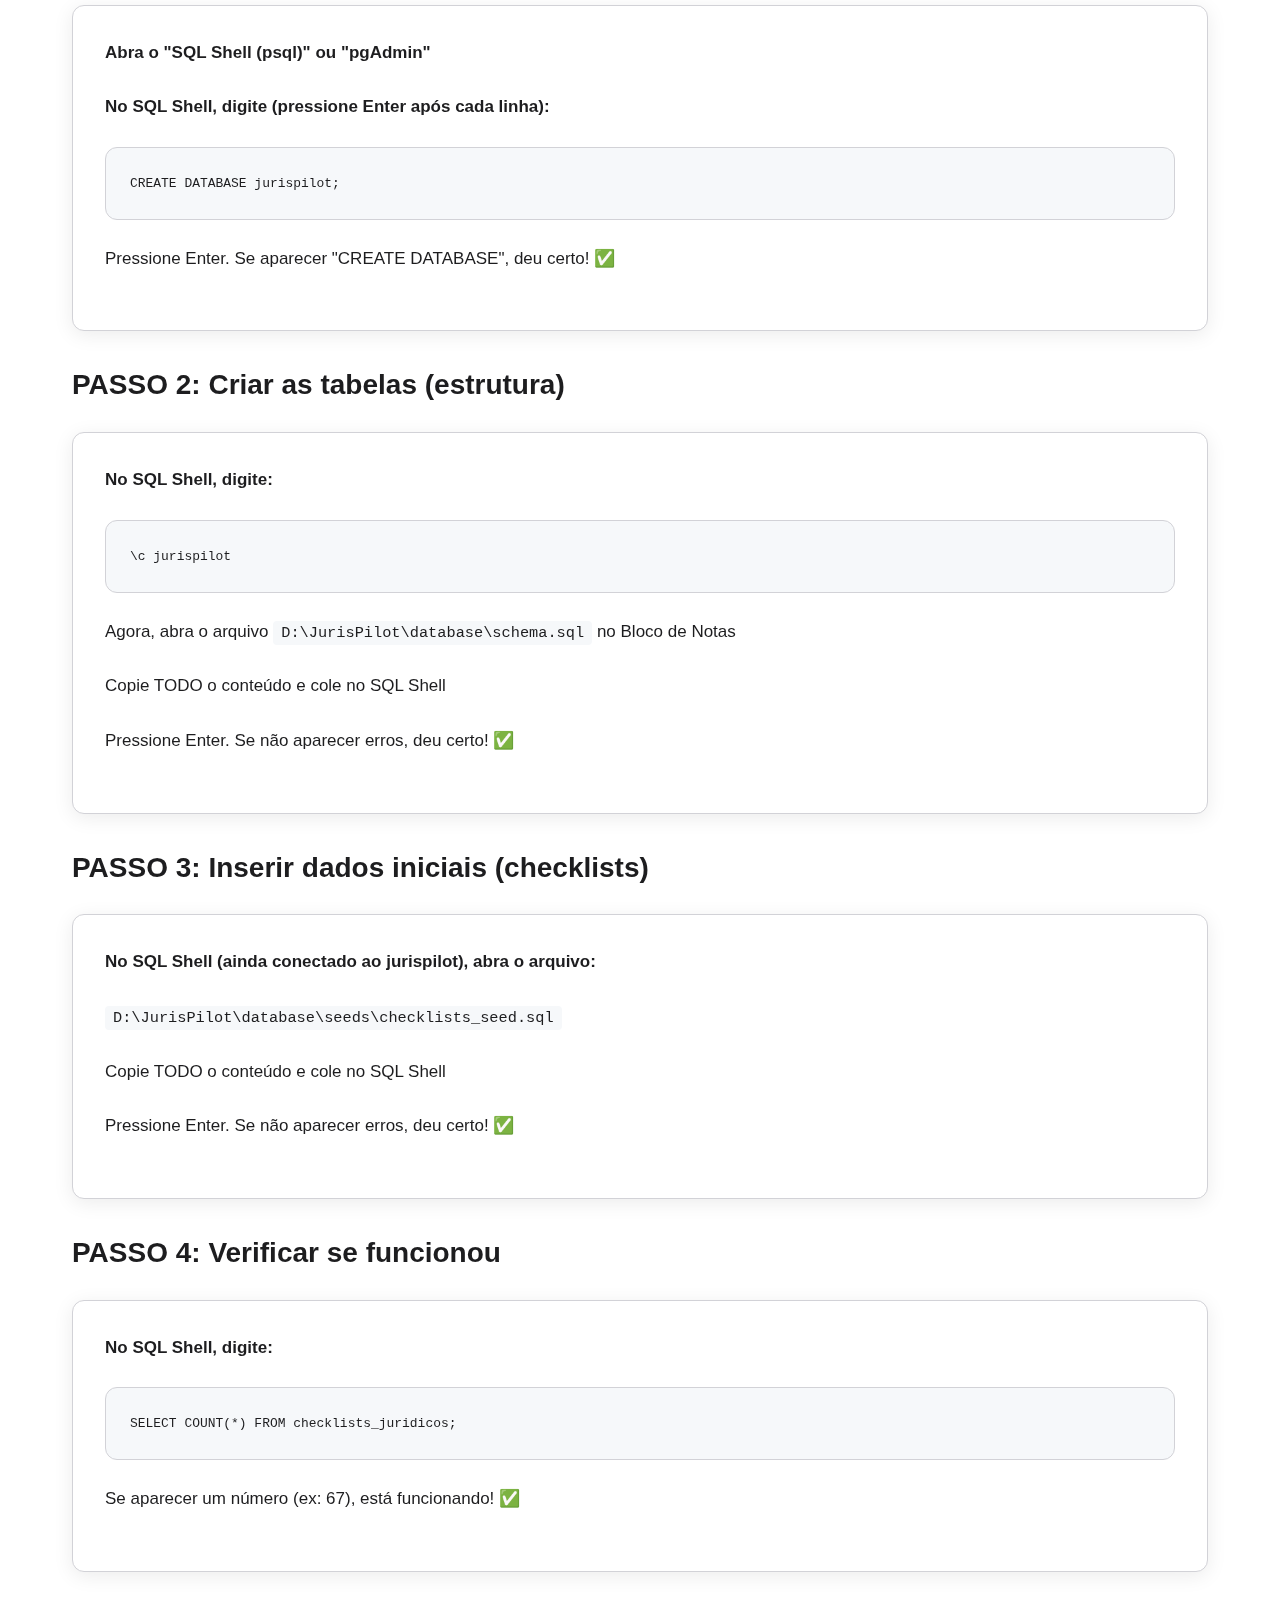
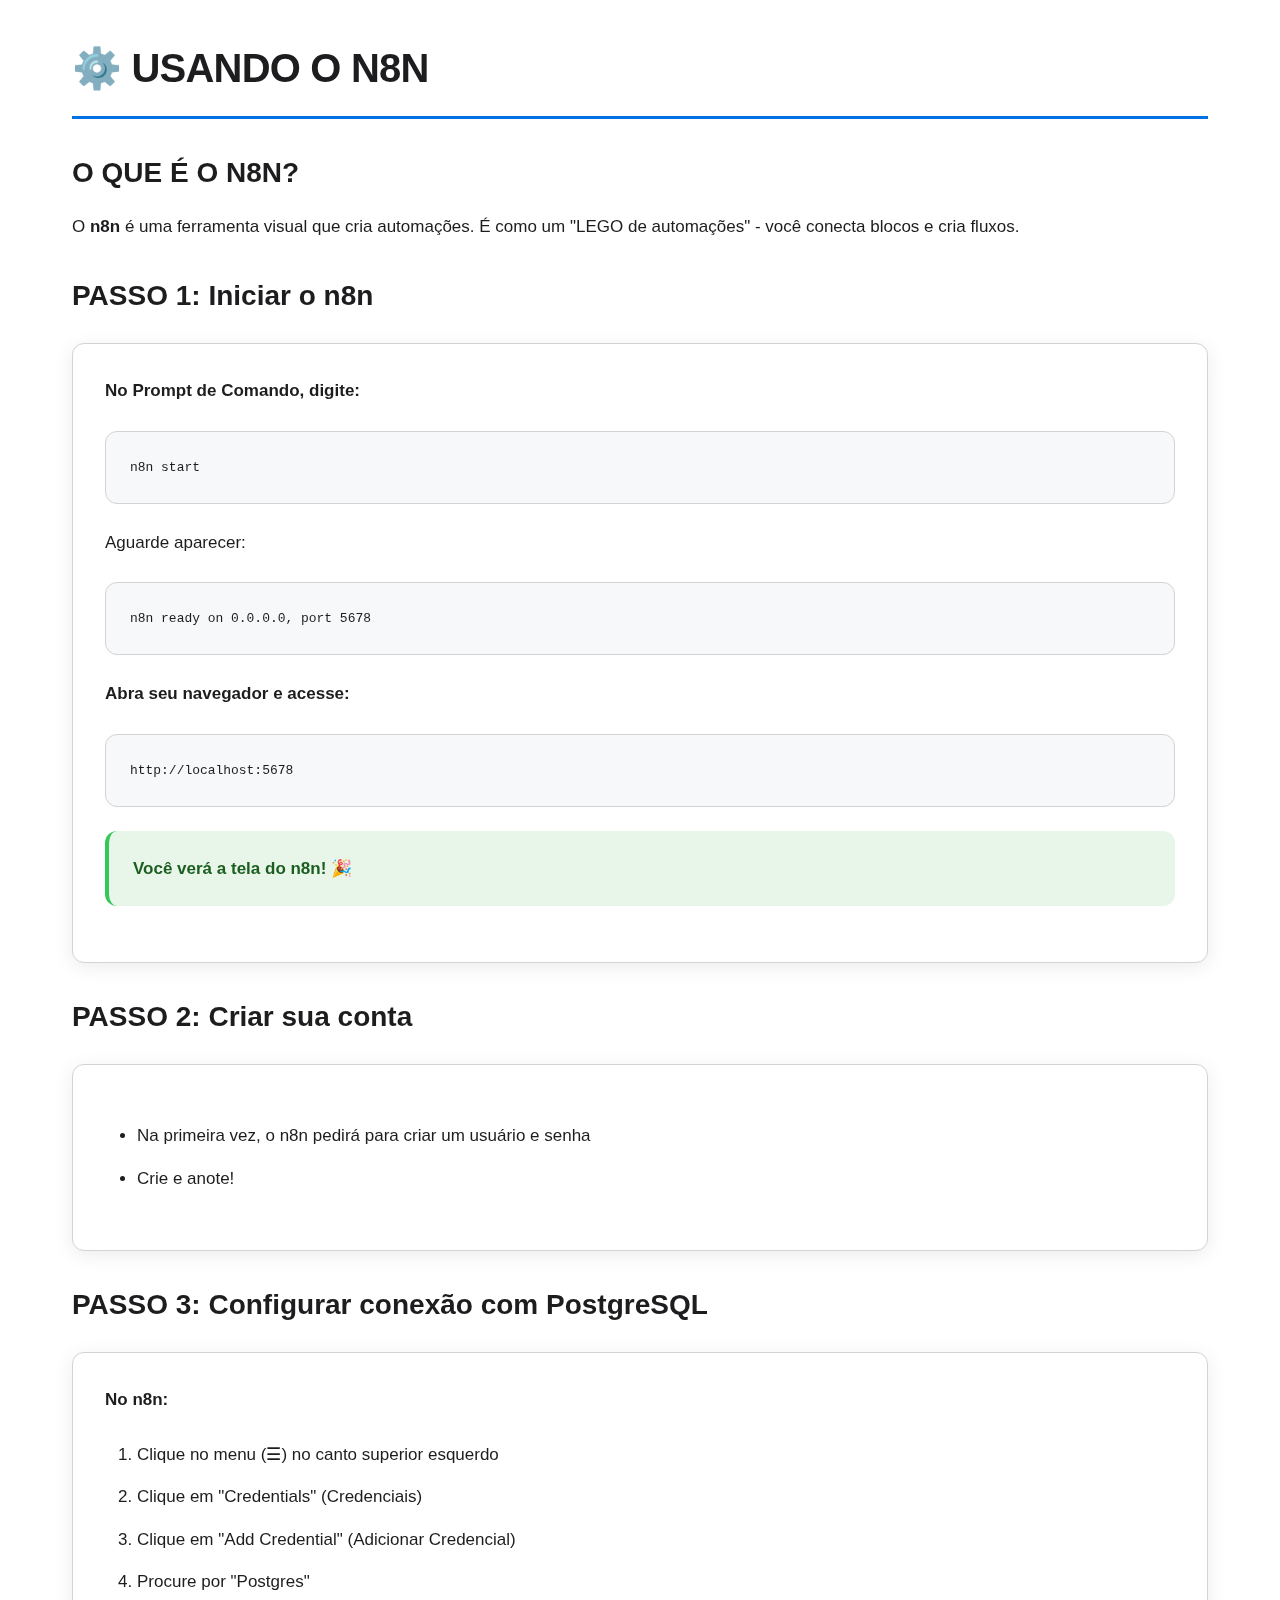
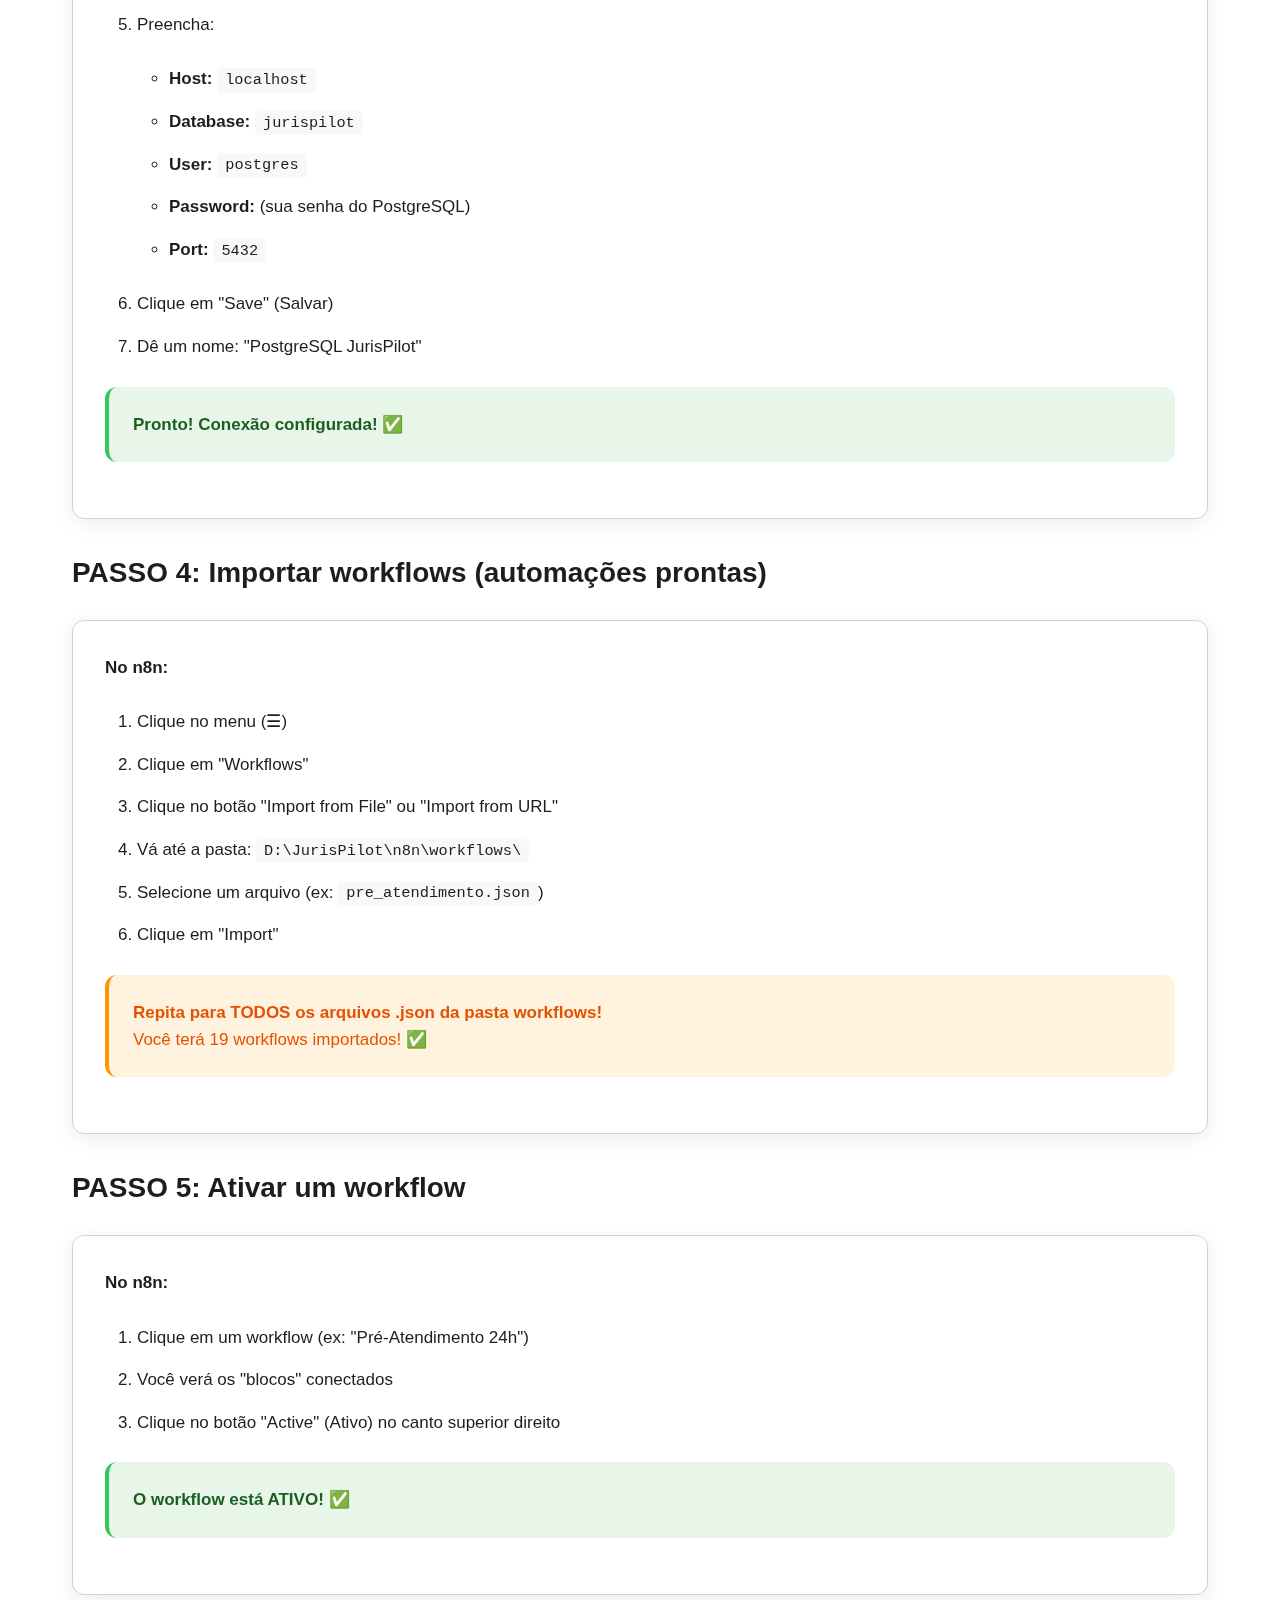
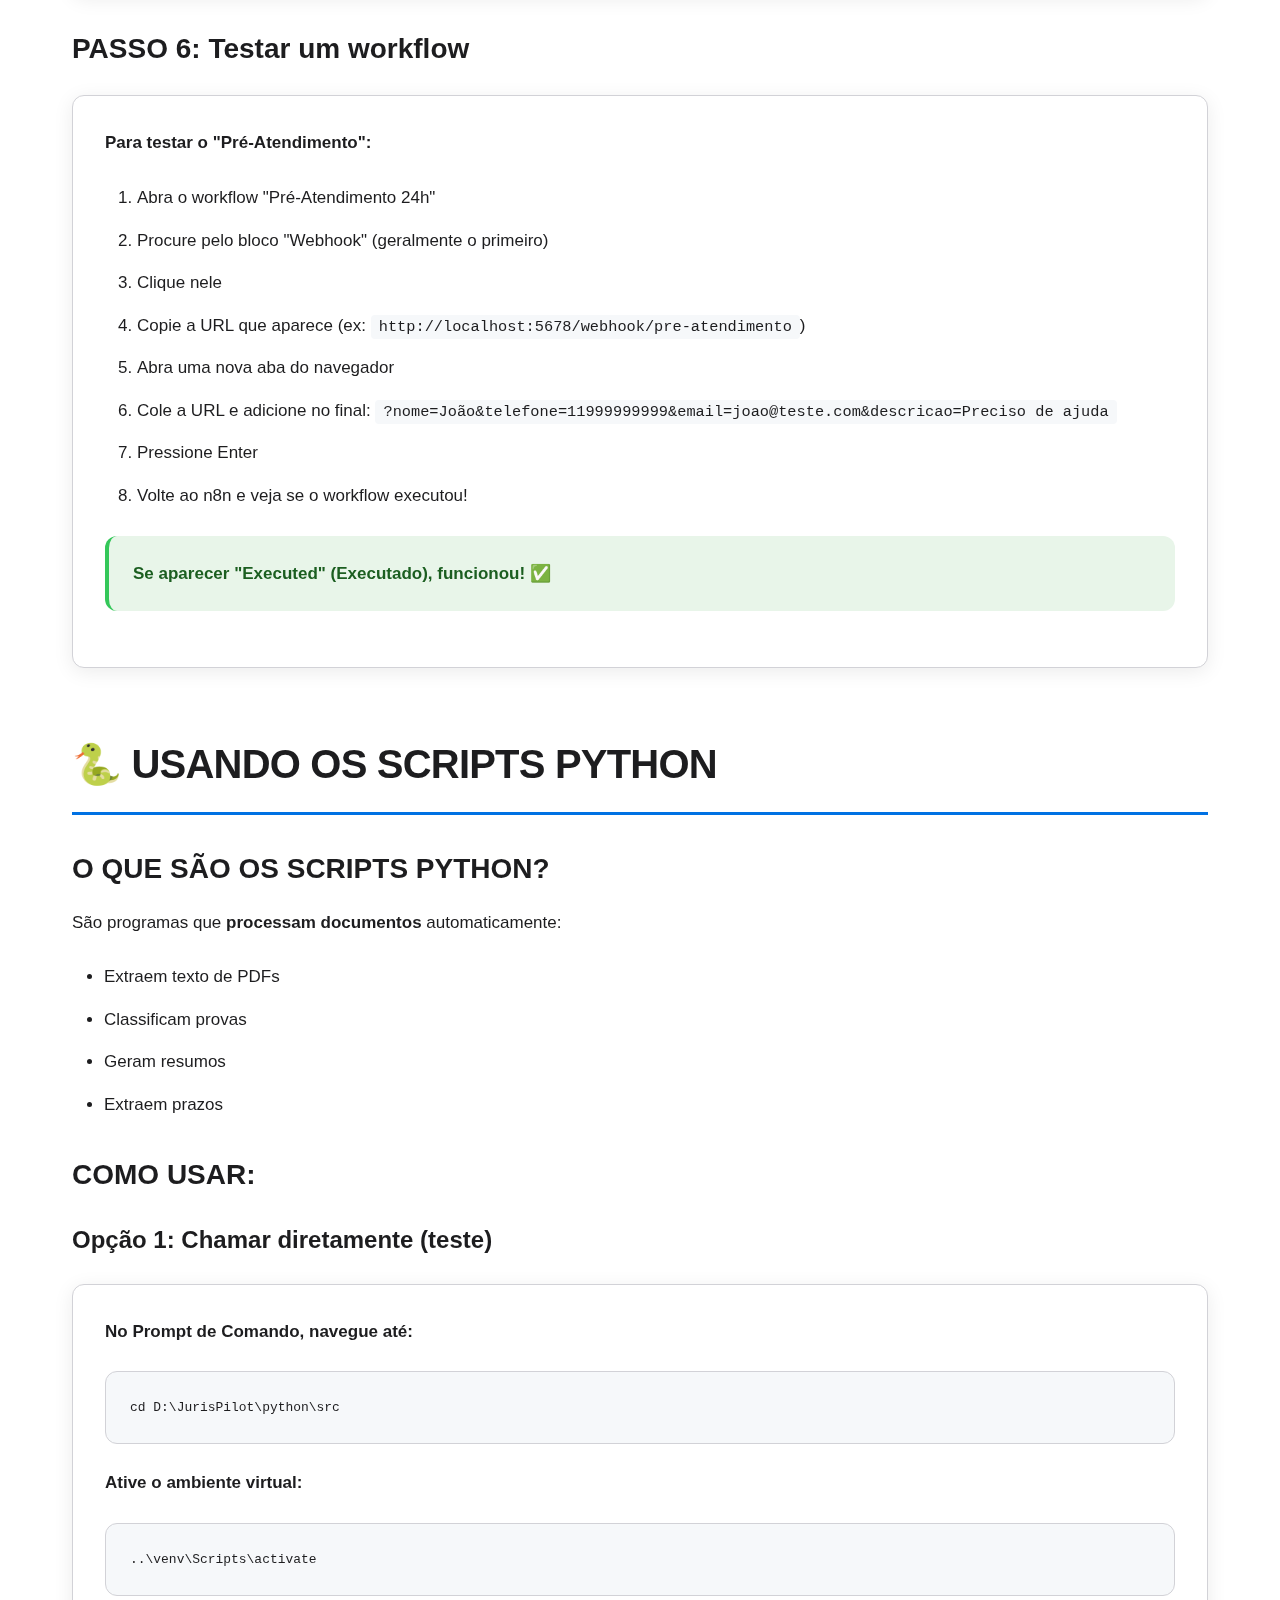
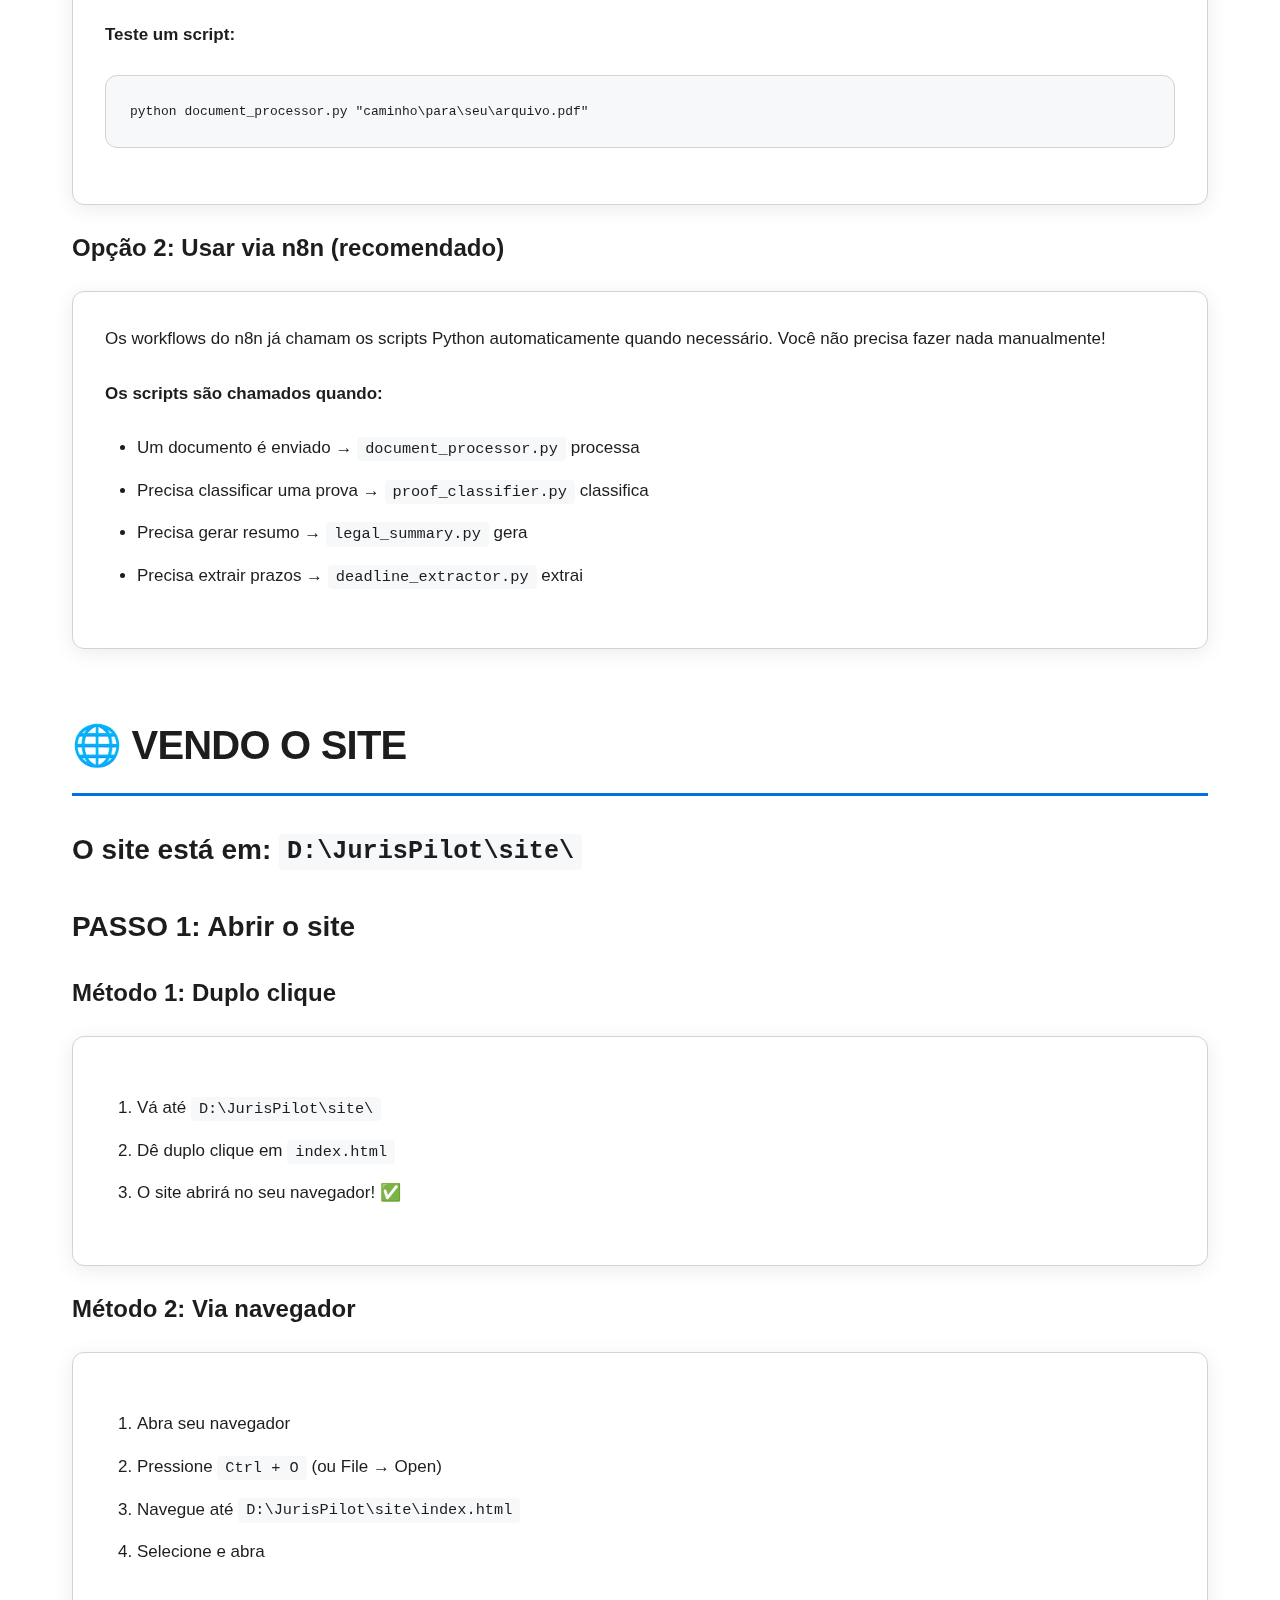
<file: site/manual.html>
<!DOCTYPE html>
<html lang="pt-BR">
<head>
    <meta charset="UTF-8">
    <meta name="viewport" content="width=device-width, initial-scale=1.0">
    <meta name="description" content="Manual Completo do JurisPilot - Guia Passo a Passo para Desenvolvedores">
    <title>JurisPilot - Manual Completo para Desenvolvedores</title>
    <style>
        * {
            margin: 0;
            padding: 0;
            box-sizing: border-box;
        }

        :root {
            --primary: #0071e3;
            --primary-dark: #0051a5;
            --secondary: #1d1d1f;
            --text: #1d1d1f;
            --text-light: #86868b;
            --bg: #ffffff;
            --bg-alt: #f5f5f7;
            --bg-code: #f6f8fa;
            --border: #d2d2d7;
            --success: #34c759;
            --warning: #ff9500;
            --error: #ff3b30;
            --shadow: 0 4px 20px rgba(0, 0, 0, 0.08);
            --shadow-hover: 0 8px 30px rgba(0, 0, 0, 0.12);
            --radius: 12px;
            --spacing: 1.5rem;
        }

        body {
            font-family: -apple-system, BlinkMacSystemFont, 'Segoe UI', 'Roboto', 'Helvetica Neue', Arial, sans-serif;
            line-height: 1.6;
            color: var(--text);
            background: var(--bg);
            font-size: 17px;
            -webkit-font-smoothing: antialiased;
            -moz-osx-font-smoothing: grayscale;
        }

        /* Header */
        .header {
            position: sticky;
            top: 0;
            background: rgba(255, 255, 255, 0.8);
            backdrop-filter: saturate(180%) blur(20px);
            border-bottom: 1px solid var(--border);
            z-index: 1000;
            padding: 1rem 0;
        }

        .header-content {
            max-width: 1200px;
            margin: 0 auto;
            padding: 0 2rem;
            display: flex;
            justify-content: space-between;
            align-items: center;
        }

        .logo {
            font-size: 1.5rem;
            font-weight: 600;
            color: var(--primary);
            text-decoration: none;
        }

        .nav-links {
            display: flex;
            gap: 2rem;
            list-style: none;
        }

        .nav-links a {
            color: var(--text);
            text-decoration: none;
            font-weight: 500;
            transition: color 0.3s;
        }

        .nav-links a:hover {
            color: var(--primary);
        }

        /* Container */
        .container {
            max-width: 1200px;
            margin: 0 auto;
            padding: 0 2rem;
        }

        /* Hero Section */
        .hero {
            background: linear-gradient(135deg, var(--primary) 0%, var(--primary-dark) 100%);
            color: white;
            padding: 4rem 0;
            text-align: center;
        }

        .hero h1 {
            font-size: 3.5rem;
            font-weight: 700;
            margin-bottom: 1rem;
            letter-spacing: -0.02em;
        }

        .hero p {
            font-size: 1.25rem;
            opacity: 0.9;
            max-width: 700px;
            margin: 0 auto;
        }

        /* Table of Contents */
        .toc {
            background: var(--bg-alt);
            padding: 3rem 0;
            border-bottom: 1px solid var(--border);
        }

        .toc-content {
            max-width: 1200px;
            margin: 0 auto;
            padding: 0 2rem;
        }

        .toc h2 {
            font-size: 2rem;
            margin-bottom: 2rem;
            color: var(--text);
        }

        .toc-list {
            display: grid;
            grid-template-columns: repeat(auto-fit, minmax(300px, 1fr));
            gap: 1.5rem;
            list-style: none;
        }

        .toc-item {
            background: white;
            padding: 1.5rem;
            border-radius: var(--radius);
            box-shadow: var(--shadow);
            transition: transform 0.3s, box-shadow 0.3s;
        }

        .toc-item:hover {
            transform: translateY(-4px);
            box-shadow: var(--shadow-hover);
        }

        .toc-item a {
            color: var(--primary);
            text-decoration: none;
            font-weight: 600;
            font-size: 1.1rem;
        }

        .toc-item a:hover {
            text-decoration: underline;
        }

        /* Content Sections */
        .content {
            padding: 4rem 0;
        }

        .section {
            margin-bottom: 4rem;
            scroll-margin-top: 100px;
        }

        .section h2 {
            font-size: 2.5rem;
            font-weight: 700;
            margin-bottom: 1.5rem;
            color: var(--text);
            letter-spacing: -0.02em;
            padding-bottom: 1rem;
            border-bottom: 3px solid var(--primary);
        }

        .section h3 {
            font-size: 1.75rem;
            font-weight: 600;
            margin: 2rem 0 1rem;
            color: var(--text);
        }

        .section h4 {
            font-size: 1.5rem;
            font-weight: 600;
            margin: 1.5rem 0 1rem;
            color: var(--text);
        }

        .section p {
            margin-bottom: 1.5rem;
            color: var(--text);
            line-height: 1.8;
        }

        .section ul, .section ol {
            margin: 1.5rem 0;
            padding-left: 2rem;
        }

        .section li {
            margin-bottom: 0.75rem;
            line-height: 1.8;
        }

        /* Code Blocks */
        pre {
            background: var(--bg-code);
            border: 1px solid var(--border);
            border-radius: var(--radius);
            padding: 1.5rem;
            overflow-x: auto;
            margin: 1.5rem 0;
            font-family: 'SF Mono', 'Monaco', 'Cascadia Code', 'Roboto Mono', monospace;
            font-size: 0.9rem;
            line-height: 1.6;
        }

        code {
            background: var(--bg-code);
            padding: 0.2rem 0.5rem;
            border-radius: 4px;
            font-family: 'SF Mono', 'Monaco', 'Cascadia Code', 'Roboto Mono', monospace;
            font-size: 0.9em;
        }

        pre code {
            background: none;
            padding: 0;
        }

        /* Flow Diagram */
        .flow {
            background: var(--bg-alt);
            padding: 2rem;
            border-radius: var(--radius);
            margin: 2rem 0;
            font-family: 'SF Mono', 'Monaco', monospace;
            font-size: 0.95rem;
            line-height: 2;
            white-space: pre;
            overflow-x: auto;
        }

        /* Cards */
        .card {
            background: white;
            border: 1px solid var(--border);
            border-radius: var(--radius);
            padding: 2rem;
            margin: 1.5rem 0;
            box-shadow: var(--shadow);
        }

        .card h3 {
            margin-top: 0;
            color: var(--primary);
        }

        /* Badges */
        .badge {
            display: inline-block;
            padding: 0.25rem 0.75rem;
            border-radius: 20px;
            font-size: 0.85rem;
            font-weight: 600;
            margin-right: 0.5rem;
        }

        .badge-success {
            background: var(--success);
            color: white;
        }

        .badge-warning {
            background: var(--warning);
            color: white;
        }

        .badge-error {
            background: var(--error);
            color: white;
        }

        /* Alert Boxes */
        .alert {
            padding: 1.5rem;
            border-radius: var(--radius);
            margin: 1.5rem 0;
            border-left: 4px solid;
        }

        .alert-info {
            background: #e3f2fd;
            border-color: var(--primary);
            color: #0d47a1;
        }

        .alert-success {
            background: #e8f5e9;
            border-color: var(--success);
            color: #1b5e20;
        }

        .alert-warning {
            background: #fff3e0;
            border-color: var(--warning);
            color: #e65100;
        }

        /* Steps */
        .steps {
            counter-reset: step-counter;
            list-style: none;
            padding: 0;
        }

        .step {
            counter-increment: step-counter;
            margin: 2rem 0;
            padding-left: 4rem;
            position: relative;
        }

        .step::before {
            content: counter(step-counter);
            position: absolute;
            left: 0;
            top: 0;
            width: 2.5rem;
            height: 2.5rem;
            background: var(--primary);
            color: white;
            border-radius: 50%;
            display: flex;
            align-items: center;
            justify-content: center;
            font-weight: 700;
            font-size: 1.1rem;
        }

        /* Comparison Table */
        .comparison {
            display: grid;
            grid-template-columns: 1fr 1fr;
            gap: 2rem;
            margin: 2rem 0;
        }

        .comparison-item {
            padding: 1.5rem;
            border-radius: var(--radius);
        }

        .comparison-before {
            background: #ffebee;
            border-left: 4px solid var(--error);
        }

        .comparison-after {
            background: #e8f5e9;
            border-left: 4px solid var(--success);
        }

        /* FAQ */
        .faq-item {
            margin: 1.5rem 0;
            padding: 1.5rem;
            background: var(--bg-alt);
            border-radius: var(--radius);
        }

        .faq-question {
            font-weight: 600;
            color: var(--primary);
            margin-bottom: 0.5rem;
        }

        /* Summary Box */
        .summary {
            background: linear-gradient(135deg, var(--primary) 0%, var(--primary-dark) 100%);
            color: white;
            padding: 3rem;
            border-radius: var(--radius);
            margin: 3rem 0;
        }

        .summary h3 {
            color: white;
            margin-top: 0;
        }

        .summary ul {
            list-style: none;
            padding: 0;
        }

        .summary li {
            padding: 0.75rem 0;
            border-bottom: 1px solid rgba(255, 255, 255, 0.2);
        }

        .summary li:last-child {
            border-bottom: none;
        }

        .summary li::before {
            content: "✅ ";
            margin-right: 0.5rem;
        }

        /* Footer */
        .footer {
            background: var(--secondary);
            color: white;
            padding: 3rem 0;
            text-align: center;
            margin-top: 4rem;
        }

        /* Responsive */
        @media (max-width: 768px) {
            .hero h1 {
                font-size: 2.5rem;
            }

            .section h2 {
                font-size: 2rem;
            }

            .comparison {
                grid-template-columns: 1fr;
            }

            .nav-links {
                flex-direction: column;
                gap: 1rem;
            }

            .toc-list {
                grid-template-columns: 1fr;
            }
        }

        /* Smooth Scroll */
        html {
            scroll-behavior: smooth;
        }

        /* Highlight */
        .highlight {
            background: linear-gradient(120deg, #84fab0 0%, #8fd3f4 100%);
            padding: 0.1rem 0.3rem;
            border-radius: 4px;
        }
    </style>
</head>
<body>
    <!-- Header -->
    <header class="header">
        <div class="header-content">
            <a href="#" class="logo">JurisPilot</a>
            <nav>
                <ul class="nav-links">
                    <li><a href="#inicio">Início</a></li>
                    <li><a href="#indice">Índice</a></li>
                    <li><a href="#conteudo">Conteúdo</a></li>
                </ul>
            </nav>
        </div>
    </header>

    <!-- Hero -->
    <section class="hero" id="inicio">
        <div class="container">
            <h1>📖 Manual Completo do JurisPilot</h1>
            <p>Guia Passo a Passo para Desenvolvedores</p>
        </div>
    </section>

    <!-- Table of Contents -->
    <section class="toc" id="indice">
        <div class="toc-content">
            <h2>📚 Índice</h2>
            <ul class="toc-list">
                <li class="toc-item"><a href="#o-que-e">1. O QUE É O JURISPILOT?</a></li>
                <li class="toc-item"><a href="#o-que-foi-criado">2. O QUE FOI CRIADO?</a></li>
                <li class="toc-item"><a href="#como-funciona">3. COMO FUNCIONA?</a></li>
                <li class="toc-item"><a href="#instalacao">4. INSTALAÇÃO PASSO A PASSO</a></li>
                <li class="toc-item"><a href="#banco-dados">5. CONFIGURANDO O BANCO DE DADOS</a></li>
                <li class="toc-item"><a href="#n8n">6. USANDO O N8N</a></li>
                <li class="toc-item"><a href="#python">7. USANDO OS SCRIPTS PYTHON</a></li>
                <li class="toc-item"><a href="#site">8. VENDO O SITE</a></li>
                <li class="toc-item"><a href="#testando">9. TESTANDO TUDO</a></li>
                <li class="toc-item"><a href="#duvidas">10. DÚVIDAS FREQUENTES</a></li>
            </ul>
        </div>
    </section>

    <!-- Content -->
    <div class="content" id="conteudo">
        <div class="container">
            <!-- Section 1 -->
            <section class="section" id="o-que-e">
                <h2>🎯 O QUE É O JURISPILOT?</h2>
                <p>O <strong>JurisPilot</strong> é um sistema que <strong>automatiza tarefas repetitivas</strong> de escritórios de advocacia.</p>
                
                <h3>Exemplo Prático:</h3>
                <div class="comparison">
                    <div class="comparison-item comparison-before">
                        <h4>ANTES (sem JurisPilot):</h4>
                        <ul>
                            <li>Cliente liga → Secretária anota → Advogado pede documentos → Cliente envia → Advogado organiza → Advogado verifica prazos → Advogado prepara resumo</li>
                        </ul>
                    </div>
                    <div class="comparison-item comparison-after">
                        <h4>DEPOIS (com JurisPilot):</h4>
                        <ul>
                            <li>Cliente envia mensagem → <strong>TUDO acontece automaticamente</strong> → Advogado recebe caso pronto!</li>
                        </ul>
                    </div>
                </div>

                <h3>O que o sistema faz automaticamente:</h3>
                <div class="card">
                    <ul>
                        <li>✅ Recebe contato do cliente 24 horas por dia</li>
                        <li>✅ Identifica o tipo de caso (divórcio, trabalhista, etc.)</li>
                        <li>✅ Cria lista de documentos necessários</li>
                        <li>✅ Processa documentos enviados</li>
                        <li>✅ Organiza tudo automaticamente</li>
                        <li>✅ Controla prazos e envia alertas</li>
                        <li>✅ Gera resumo jurídico pronto para o advogado</li>
                    </ul>
                </div>
            </section>

            <!-- Section 2 -->
            <section class="section" id="o-que-foi-criado">
                <h2>📦 O QUE FOI CRIADO?</h2>
                <p>Foram criados <strong>4 componentes principais</strong>:</p>

                <div class="card">
                    <h3>1. BANCO DE DADOS (PostgreSQL)</h3>
                    <ul>
                        <li>Onde ficam armazenados: clientes, casos, documentos, prazos</li>
                        <li>Arquivo: <code>database/schema.sql</code> (estrutura) e <code>database/seeds/checklists_seed.sql</code> (dados iniciais)</li>
                    </ul>
                </div>

                <div class="card">
                    <h3>2. AUTOMAÇÕES (n8n)</h3>
                    <ul>
                        <li>19 workflows (automações prontas)</li>
                        <li>Arquivos: <code>n8n/workflows/*.json</code></li>
                        <li>Exemplos: pré-atendimento, triagem, controle de prazos</li>
                    </ul>
                </div>

                <div class="card">
                    <h3>3. PROCESSAMENTO (Python)</h3>
                    <ul>
                        <li>6 scripts que processam documentos</li>
                        <li>Arquivos: <code>python/src/*.py</code></li>
                        <li>Exemplos: extrair texto de PDF, classificar provas, gerar resumos</li>
                    </ul>
                </div>

                <div class="card">
                    <h3>4. SITE INSTITUCIONAL</h3>
                    <ul>
                        <li>Site para apresentar o produto</li>
                        <li>Arquivos: <code>site/index.html</code>, <code>site/css/style.css</code>, <code>site/js/main.js</code></li>
                    </ul>
                </div>
            </section>

            <!-- Section 3 -->
            <section class="section" id="como-funciona">
                <h2>🔄 COMO FUNCIONA?</h2>
                <h3>Fluxo Completo (Passo a Passo):</h3>
                <div class="flow">1. CLIENTE ENVIA MENSAGEM
   ↓
2. N8N RECEBE (via WhatsApp ou formulário)
   ↓
3. SISTEMA CRIA REGISTRO NO BANCO DE DADOS
   ↓
4. SISTEMA IDENTIFICA TIPO DE CASO (ex: "Divórcio")
   ↓
5. SISTEMA GERA CHECKLIST (ex: "Precisa de certidão de casamento, CPF...")
   ↓
6. SISTEMA ENVIA LINK PARA CLIENTE FAZER UPLOAD
   ↓
7. CLIENTE ENVIA DOCUMENTOS
   ↓
8. PYTHON PROCESSA OS DOCUMENTOS (extrai texto, classifica, etc.)
   ↓
9. SISTEMA VALIDA SE ESTÁ COMPLETO
   ↓
10. SISTEMA GERA RESUMO JURÍDICO
    ↓
11. ADVOGADO RECEBE CASO PRONTO!</div>
            </section>

            <!-- Section 4 -->
            <section class="section" id="instalacao">
                <h2>🛠️ INSTALAÇÃO PASSO A PASSO</h2>
                
                <h3>PASSO 1: Verificar o que você precisa</h3>
                <p>Você precisa ter instalado:</p>
                <ul>
                    <li>✅ <strong>PostgreSQL</strong> (banco de dados)</li>
                    <li>✅ <strong>Python 3.8+</strong> (para processar documentos)</li>
                    <li>✅ <strong>Node.js 16+</strong> (para o n8n)</li>
                    <li>✅ <strong>Navegador</strong> (Chrome, Firefox, etc.)</li>
                </ul>

                <h3>PASSO 2: Instalar PostgreSQL</h3>
                <div class="card">
                    <h4>Windows:</h4>
                    <ol>
                        <li>Baixe em: <a href="https://www.postgresql.org/download/windows/" target="_blank">https://www.postgresql.org/download/windows/</a></li>
                        <li>Instale (anote a senha que você criar)</li>
                        <li>Anote: usuário = <code>postgres</code>, senha = (a que você definiu)</li>
                    </ol>
                    <div class="alert alert-info">
                        <strong>Verificar se instalou:</strong><br>
                        Abra o "SQL Shell (psql)" ou "pgAdmin"<br>
                        Se abrir, está instalado! ✅
                    </div>
                </div>

                <h3>PASSO 3: Instalar Python</h3>
                <div class="card">
                    <h4>Windows:</h4>
                    <ol>
                        <li>Baixe em: <a href="https://www.python.org/downloads/" target="_blank">https://www.python.org/downloads/</a></li>
                        <li>Na instalação, <strong>MARQUE</strong> "Add Python to PATH"</li>
                        <li>Instale</li>
                    </ol>
                    <div class="alert alert-info">
                        <strong>Verificar se instalou:</strong><br>
                        Abra o "Prompt de Comando" (cmd)<br>
                        Digite: <code>python --version</code><br>
                        Se mostrar a versão, está instalado! ✅
                    </div>
                </div>

                <h3>PASSO 4: Instalar Node.js</h3>
                <div class="card">
                    <h4>Windows:</h4>
                    <ol>
                        <li>Baixe em: <a href="https://nodejs.org/" target="_blank">https://nodejs.org/</a></li>
                        <li>Instale a versão LTS</li>
                    </ol>
                    <div class="alert alert-info">
                        <strong>Verificar se instalou:</strong><br>
                        Abra o "Prompt de Comando"<br>
                        Digite: <code>node --version</code><br>
                        Se mostrar a versão, está instalado! ✅
                    </div>
                </div>

                <h3>PASSO 5: Instalar n8n</h3>
                <div class="card">
                    <p><strong>No Prompt de Comando, digite:</strong></p>
                    <pre><code>npm install -g n8n</code></pre>
                    <p>Aguarde a instalação terminar.</p>
                    <div class="alert alert-info">
                        <strong>Verificar se instalou:</strong><br>
                        Digite: <code>n8n --version</code><br>
                        Se mostrar a versão, está instalado! ✅
                    </div>
                </div>

                <h3>PASSO 6: Preparar o ambiente Python</h3>
                <div class="card">
                    <p><strong>No Prompt de Comando, navegue até a pasta do projeto:</strong></p>
                    <pre><code>cd D:\JurisPilot\python</code></pre>
                    <p><strong>Crie um ambiente virtual:</strong></p>
                    <pre><code>python -m venv venv</code></pre>
                    <p><strong>Ative o ambiente virtual:</strong></p>
                    <pre><code>venv\Scripts\activate</code></pre>
                    <p><strong>Instale as dependências:</strong></p>
                    <pre><code>pip install -r requirements.txt</code></pre>
                    <div class="alert alert-success">
                        <strong>Pronto! Python configurado! ✅</strong>
                    </div>
                </div>
            </section>

            <!-- Section 5 -->
            <section class="section" id="banco-dados">
                <h2>🗄️ CONFIGURANDO O BANCO DE DADOS</h2>

                <h3>PASSO 1: Criar o banco de dados</h3>
                <div class="card">
                    <p><strong>Abra o "SQL Shell (psql)" ou "pgAdmin"</strong></p>
                    <p><strong>No SQL Shell, digite (pressione Enter após cada linha):</strong></p>
                    <pre><code>CREATE DATABASE jurispilot;</code></pre>
                    <p>Pressione Enter. Se aparecer "CREATE DATABASE", deu certo! ✅</p>
                </div>

                <h3>PASSO 2: Criar as tabelas (estrutura)</h3>
                <div class="card">
                    <p><strong>No SQL Shell, digite:</strong></p>
                    <pre><code>\c jurispilot</code></pre>
                    <p>Agora, abra o arquivo <code>D:\JurisPilot\database\schema.sql</code> no Bloco de Notas</p>
                    <p>Copie TODO o conteúdo e cole no SQL Shell</p>
                    <p>Pressione Enter. Se não aparecer erros, deu certo! ✅</p>
                </div>

                <h3>PASSO 3: Inserir dados iniciais (checklists)</h3>
                <div class="card">
                    <p><strong>No SQL Shell (ainda conectado ao jurispilot), abra o arquivo:</strong></p>
                    <p><code>D:\JurisPilot\database\seeds\checklists_seed.sql</code></p>
                    <p>Copie TODO o conteúdo e cole no SQL Shell</p>
                    <p>Pressione Enter. Se não aparecer erros, deu certo! ✅</p>
                </div>

                <h3>PASSO 4: Verificar se funcionou</h3>
                <div class="card">
                    <p><strong>No SQL Shell, digite:</strong></p>
                    <pre><code>SELECT COUNT(*) FROM checklists_juridicos;</code></pre>
                    <p>Se aparecer um número (ex: 67), está funcionando! ✅</p>
                </div>
            </section>

            <!-- Section 6 -->
            <section class="section" id="n8n">
                <h2>⚙️ USANDO O N8N</h2>

                <h3>O QUE É O N8N?</h3>
                <p>O <strong>n8n</strong> é uma ferramenta visual que cria automações. É como um "LEGO de automações" - você conecta blocos e cria fluxos.</p>

                <h3>PASSO 1: Iniciar o n8n</h3>
                <div class="card">
                    <p><strong>No Prompt de Comando, digite:</strong></p>
                    <pre><code>n8n start</code></pre>
                    <p>Aguarde aparecer:</p>
                    <pre><code>n8n ready on 0.0.0.0, port 5678</code></pre>
                    <p><strong>Abra seu navegador e acesse:</strong></p>
                    <pre><code>http://localhost:5678</code></pre>
                    <div class="alert alert-success">
                        <strong>Você verá a tela do n8n! 🎉</strong>
                    </div>
                </div>

                <h3>PASSO 2: Criar sua conta</h3>
                <div class="card">
                    <ul>
                        <li>Na primeira vez, o n8n pedirá para criar um usuário e senha</li>
                        <li>Crie e anote!</li>
                    </ul>
                </div>

                <h3>PASSO 3: Configurar conexão com PostgreSQL</h3>
                <div class="card">
                    <p><strong>No n8n:</strong></p>
                    <ol>
                        <li>Clique no menu (☰) no canto superior esquerdo</li>
                        <li>Clique em "Credentials" (Credenciais)</li>
                        <li>Clique em "Add Credential" (Adicionar Credencial)</li>
                        <li>Procure por "Postgres"</li>
                        <li>Preencha:
                            <ul>
                                <li><strong>Host:</strong> <code>localhost</code></li>
                                <li><strong>Database:</strong> <code>jurispilot</code></li>
                                <li><strong>User:</strong> <code>postgres</code></li>
                                <li><strong>Password:</strong> (sua senha do PostgreSQL)</li>
                                <li><strong>Port:</strong> <code>5432</code></li>
                            </ul>
                        </li>
                        <li>Clique em "Save" (Salvar)</li>
                        <li>Dê um nome: "PostgreSQL JurisPilot"</li>
                    </ol>
                    <div class="alert alert-success">
                        <strong>Pronto! Conexão configurada! ✅</strong>
                    </div>
                </div>

                <h3>PASSO 4: Importar workflows (automações prontas)</h3>
                <div class="card">
                    <p><strong>No n8n:</strong></p>
                    <ol>
                        <li>Clique no menu (☰)</li>
                        <li>Clique em "Workflows"</li>
                        <li>Clique no botão "Import from File" ou "Import from URL"</li>
                        <li>Vá até a pasta: <code>D:\JurisPilot\n8n\workflows\</code></li>
                        <li>Selecione um arquivo (ex: <code>pre_atendimento.json</code>)</li>
                        <li>Clique em "Import"</li>
                    </ol>
                    <div class="alert alert-warning">
                        <strong>Repita para TODOS os arquivos .json da pasta workflows!</strong><br>
                        Você terá 19 workflows importados! ✅
                    </div>
                </div>

                <h3>PASSO 5: Ativar um workflow</h3>
                <div class="card">
                    <p><strong>No n8n:</strong></p>
                    <ol>
                        <li>Clique em um workflow (ex: "Pré-Atendimento 24h")</li>
                        <li>Você verá os "blocos" conectados</li>
                        <li>Clique no botão "Active" (Ativo) no canto superior direito</li>
                    </ol>
                    <div class="alert alert-success">
                        <strong>O workflow está ATIVO! ✅</strong>
                    </div>
                </div>

                <h3>PASSO 6: Testar um workflow</h3>
                <div class="card">
                    <p><strong>Para testar o "Pré-Atendimento":</strong></p>
                    <ol>
                        <li>Abra o workflow "Pré-Atendimento 24h"</li>
                        <li>Procure pelo bloco "Webhook" (geralmente o primeiro)</li>
                        <li>Clique nele</li>
                        <li>Copie a URL que aparece (ex: <code>http://localhost:5678/webhook/pre-atendimento</code>)</li>
                        <li>Abra uma nova aba do navegador</li>
                        <li>Cole a URL e adicione no final: <code>?nome=João&telefone=11999999999&email=joao@teste.com&descricao=Preciso de ajuda</code></li>
                        <li>Pressione Enter</li>
                        <li>Volte ao n8n e veja se o workflow executou!</li>
                    </ol>
                    <div class="alert alert-success">
                        <strong>Se aparecer "Executed" (Executado), funcionou! ✅</strong>
                    </div>
                </div>
            </section>

            <!-- Section 7 -->
            <section class="section" id="python">
                <h2>🐍 USANDO OS SCRIPTS PYTHON</h2>

                <h3>O QUE SÃO OS SCRIPTS PYTHON?</h3>
                <p>São programas que <strong>processam documentos</strong> automaticamente:</p>
                <ul>
                    <li>Extraem texto de PDFs</li>
                    <li>Classificam provas</li>
                    <li>Geram resumos</li>
                    <li>Extraem prazos</li>
                </ul>

                <h3>COMO USAR:</h3>

                <h4>Opção 1: Chamar diretamente (teste)</h4>
                <div class="card">
                    <p><strong>No Prompt de Comando, navegue até:</strong></p>
                    <pre><code>cd D:\JurisPilot\python\src</code></pre>
                    <p><strong>Ative o ambiente virtual:</strong></p>
                    <pre><code>..\venv\Scripts\activate</code></pre>
                    <p><strong>Teste um script:</strong></p>
                    <pre><code>python document_processor.py "caminho\para\seu\arquivo.pdf"</code></pre>
                </div>

                <h4>Opção 2: Usar via n8n (recomendado)</h4>
                <div class="card">
                    <p>Os workflows do n8n já chamam os scripts Python automaticamente quando necessário. Você não precisa fazer nada manualmente!</p>
                    <p><strong>Os scripts são chamados quando:</strong></p>
                    <ul>
                        <li>Um documento é enviado → <code>document_processor.py</code> processa</li>
                        <li>Precisa classificar uma prova → <code>proof_classifier.py</code> classifica</li>
                        <li>Precisa gerar resumo → <code>legal_summary.py</code> gera</li>
                        <li>Precisa extrair prazos → <code>deadline_extractor.py</code> extrai</li>
                    </ul>
                </div>
            </section>

            <!-- Section 8 -->
            <section class="section" id="site">
                <h2>🌐 VENDO O SITE</h2>

                <h3>O site está em: <code>D:\JurisPilot\site\</code></h3>

                <h3>PASSO 1: Abrir o site</h3>

                <h4>Método 1: Duplo clique</h4>
                <div class="card">
                    <ol>
                        <li>Vá até <code>D:\JurisPilot\site\</code></li>
                        <li>Dê duplo clique em <code>index.html</code></li>
                        <li>O site abrirá no seu navegador! ✅</li>
                    </ol>
                </div>

                <h4>Método 2: Via navegador</h4>
                <div class="card">
                    <ol>
                        <li>Abra seu navegador</li>
                        <li>Pressione <code>Ctrl + O</code> (ou File → Open)</li>
                        <li>Navegue até <code>D:\JurisPilot\site\index.html</code></li>
                        <li>Selecione e abra</li>
                    </ol>
                </div>

                <h4>Método 3: Servidor local (recomendado para produção)</h4>
                <div class="card">
                    <p><strong>No Prompt de Comando, navegue até:</strong></p>
                    <pre><code>cd D:\JurisPilot\site</code></pre>
                    <p><strong>Inicie um servidor Python simples:</strong></p>
                    <pre><code>python -m http.server 8000</code></pre>
                    <p><strong>Abra o navegador e acesse:</strong></p>
                    <pre><code>http://localhost:8000</code></pre>
                    <div class="alert alert-success">
                        <strong>O site estará rodando! ✅</strong>
                    </div>
                </div>

                <h3>O QUE VOCÊ VERÁ:</h3>
                <div class="card">
                    <ul>
                        <li>Página inicial com a mensagem: "Um escritório que nunca esquece documentos..."</li>
                        <li>Seção de funcionalidades</li>
                        <li>Lista das 20 automações</li>
                        <li>Formulário de contato</li>
                    </ul>
                </div>
            </section>

            <!-- Section 9 -->
            <section class="section" id="testando">
                <h2>🧪 TESTANDO TUDO</h2>

                <h3>TESTE COMPLETO (Passo a Passo):</h3>

                <h4>1. Teste do Banco de Dados</h4>
                <div class="card">
                    <p><strong>No SQL Shell:</strong></p>
                    <pre><code>\c jurispilot
SELECT * FROM checklists_juridicos LIMIT 5;</code></pre>
                    <p>Se aparecer dados, está funcionando! ✅</p>
                </div>

                <h4>2. Teste do n8n</h4>
                <div class="card">
                    <ol>
                        <li>Inicie o n8n: <code>n8n start</code></li>
                        <li>Acesse: <code>http://localhost:5678</code></li>
                        <li>Veja se os workflows foram importados</li>
                        <li>Ative um workflow simples</li>
                        <li>Teste executando manualmente</li>
                    </ol>
                    <p>Se executar sem erros, está funcionando! ✅</p>
                </div>

                <h4>3. Teste do Python</h4>
                <div class="card">
                    <p><strong>No Prompt de Comando:</strong></p>
                    <pre><code>cd D:\JurisPilot\python\src
..\venv\Scripts\activate
python -c "from document_processor import DocumentProcessor; print('OK!')"</code></pre>
                    <p>Se aparecer "OK!", está funcionando! ✅</p>
                </div>

                <h4>4. Teste do Site</h4>
                <div class="card">
                    <ol>
                        <li>Abra <code>index.html</code> no navegador</li>
                        <li>Veja se carrega sem erros</li>
                        <li>Teste o formulário de contato</li>
                    </ol>
                    <p>Se aparecer tudo bonito, está funcionando! ✅</p>
                </div>
            </section>

            <!-- Section 10 -->
            <section class="section" id="duvidas">
                <h2>❓ DÚVIDAS FREQUENTES</h2>

                <div class="faq-item">
                    <div class="faq-question">1. "Não consigo instalar o PostgreSQL"</div>
                    <div class="faq-answer">
                        <p><strong>Solução:</strong></p>
                        <ul>
                            <li>Baixe a versão mais recente do site oficial</li>
                            <li>Durante a instalação, anote a senha que você criar</li>
                            <li>Se der erro, tente instalar como Administrador</li>
                        </ul>
                    </div>
                </div>

                <div class="faq-item">
                    <div class="faq-question">2. "O n8n não inicia"</div>
                    <div class="faq-answer">
                        <p><strong>Solução:</strong></p>
                        <ul>
                            <li>Verifique se o Node.js está instalado: <code>node --version</code></li>
                            <li>Tente reinstalar: <code>npm install -g n8n</code></li>
                            <li>Verifique se a porta 5678 não está em uso</li>
                        </ul>
                    </div>
                </div>

                <div class="faq-item">
                    <div class="faq-question">3. "Erro ao conectar no banco de dados"</div>
                    <div class="faq-answer">
                        <p><strong>Solução:</strong></p>
                        <ul>
                            <li>Verifique se o PostgreSQL está rodando</li>
                            <li>Confirme usuário e senha</li>
                            <li>Teste a conexão no pgAdmin primeiro</li>
                        </ul>
                    </div>
                </div>

                <div class="faq-item">
                    <div class="faq-question">4. "Os workflows não funcionam"</div>
                    <div class="faq-answer">
                        <p><strong>Solução:</strong></p>
                        <ul>
                            <li>Verifique se as credenciais do PostgreSQL estão configuradas no n8n</li>
                            <li>Veja os logs de erro no n8n (canto inferior direito)</li>
                            <li>Certifique-se de que o banco de dados foi criado corretamente</li>
                        </ul>
                    </div>
                </div>

                <div class="faq-item">
                    <div class="faq-question">5. "Como faço para usar com WhatsApp de verdade?"</div>
                    <div class="faq-answer">
                        <p><strong>Solução:</strong></p>
                        <ul>
                            <li>Você precisa de uma API de WhatsApp (ex: Twilio, Evolution API)</li>
                            <li>Configure as credenciais no n8n</li>
                            <li>Atualize o workflow "Pré-Atendimento" com a URL da API</li>
                        </ul>
                    </div>
                </div>

                <div class="faq-item">
                    <div class="faq-question">6. "Como faço backup do banco de dados?"</div>
                    <div class="faq-answer">
                        <p><strong>No Prompt de Comando:</strong></p>
                        <pre><code>pg_dump -U postgres -d jurispilot > backup.sql</code></pre>
                        <p><strong>Para restaurar:</strong></p>
                        <pre><code>psql -U postgres -d jurispilot < backup.sql</code></pre>
                    </div>
                </div>
            </section>

            <!-- Summary -->
            <section class="section">
                <div class="summary">
                    <h3>📞 PRÓXIMOS PASSOS</h3>
                    <p>Agora que você entendeu tudo:</p>
                    <ul>
                        <li>Configure tudo conforme este manual</li>
                        <li>Teste cada componente</li>
                        <li>Comece usando workflows simples</li>
                        <li>Vá adicionando mais funcionalidades conforme necessário</li>
                    </ul>
                </div>
            </section>

            <!-- Final Summary -->
            <section class="section">
                <h2>🎓 RESUMO RÁPIDO</h2>
                <div class="card">
                    <h3>O QUE VOCÊ TEM:</h3>
                    <ul>
                        <li>✅ Banco de dados PostgreSQL com estrutura completa</li>
                        <li>✅ 19 workflows n8n prontos para usar</li>
                        <li>✅ 6 scripts Python para processar documentos</li>
                        <li>✅ Site institucional completo</li>
                    </ul>
                </div>

                <div class="card">
                    <h3>O QUE VOCÊ PRECISA FAZER:</h3>
                    <ol>
                        <li>Instalar PostgreSQL, Python e Node.js</li>
                        <li>Criar o banco de dados</li>
                        <li>Iniciar o n8n</li>
                        <li>Importar os workflows</li>
                        <li>Configurar credenciais</li>
                        <li>Testar!</li>
                    </ol>
                </div>

                <div class="card">
                    <h3>TEMPO ESTIMADO:</h3>
                    <ul>
                        <li>Instalação: 1-2 horas</li>
                        <li>Configuração: 30 minutos</li>
                        <li>Testes: 30 minutos</li>
                        <li><strong>Total: 2-3 horas</strong></li>
                    </ul>
                </div>
            </section>

            <!-- Final Message -->
            <section class="section">
                <div class="summary">
                    <h3>🎉 PARABÉNS!</h3>
                    <p>Você agora tem um sistema completo de automação jurídica!</p>
                    <p><strong>Lembre-se:</strong></p>
                    <ul>
                        <li>Comece devagar</li>
                        <li>Teste cada parte separadamente</li>
                        <li>Não tenha medo de errar (é assim que se aprende!)</li>
                        <li>Use este manual sempre que tiver dúvidas</li>
                    </ul>
                    <p style="margin-top: 2rem; font-size: 1.2rem;"><strong>Boa sorte com o JurisPilot! 🚀</strong></p>
                </div>
            </section>
        </div>
    </div>

    <!-- Footer -->
    <footer class="footer">
        <div class="container">
            <p style="margin-bottom: 1rem;"><strong>JurisPilot</strong> - Automação Jurídica Operacional</p>
            <p style="opacity: 0.8; font-size: 0.9rem;">Última atualização: Dezembro 2024</p>
        </div>
    </footer>

    <script>
        // Smooth scroll para links internos
        document.querySelectorAll('a[href^="#"]').forEach(anchor => {
            anchor.addEventListener('click', function (e) {
                e.preventDefault();
                const target = document.querySelector(this.getAttribute('href'));
                if (target) {
                    target.scrollIntoView({
                        behavior: 'smooth',
                        block: 'start'
                    });
                }
            });
        });

        // Highlight código ao clicar
        document.querySelectorAll('pre code').forEach(block => {
            block.addEventListener('click', function() {
                const range = document.createRange();
                range.selectNode(this);
                window.getSelection().removeAllRanges();
                window.getSelection().addRange(range);
                try {
                    document.execCommand('copy');
                    // Feedback visual (opcional)
                    const original = this.style.backgroundColor;
                    this.style.backgroundColor = '#34c759';
                    setTimeout(() => {
                        this.style.backgroundColor = original;
                    }, 200);
                } catch (err) {
                    console.log('Erro ao copiar');
                }
            });
        });

        // Header transparente ao scroll
        let lastScroll = 0;
        const header = document.querySelector('.header');
        
        window.addEventListener('scroll', () => {
            const currentScroll = window.pageYOffset;
            if (currentScroll > 100) {
                header.style.background = 'rgba(255, 255, 255, 0.95)';
            } else {
                header.style.background = 'rgba(255, 255, 255, 0.8)';
            }
            lastScroll = currentScroll;
        });
    </script>
</body>
</html>
</file>
<file: site/css/style.css>
/* JurisPilot - Design System Premium */
/* Inspirado no algarys.com.br */

:root {
    /* Cores Principais - Roxo Platinado */
    --primary: #9b59b6;
    --primary-dark: #8e44ad;
    --primary-light: #a569bd;
    --primary-glow: #bb8fce;
    --secondary: #1d1d1f;
    --secondary-light: #2d2d2f;
    
    /* Cores de Fundo */
    --bg: #ffffff;
    --bg-alt: #f5f5f7;
    --bg-dark: #1d1d1f;
    
    /* Cores de Texto */
    --text: #1d1d1f;
    --text-light: #86868b;
    --text-white: #ffffff;
    
    /* Cores de Borda */
    --border: #d2d2d7;
    --border-light: #e5e5ea;
    
    /* Espaçamento */
    --spacing-xs: 0.5rem;
    --spacing-sm: 1rem;
    --spacing-md: 2rem;
    --spacing-lg: 4rem;
    --spacing-xl: 6rem;
    --spacing-2xl: 8rem;
    
    /* Tipografia */
    --font-family: 'Inter', -apple-system, BlinkMacSystemFont, 'Segoe UI', sans-serif;
    --font-mono: 'SF Mono', 'Monaco', 'Cascadia Code', monospace;
    
    /* Sombras */
    --shadow-sm: 0 2px 8px rgba(0, 0, 0, 0.08);
    --shadow-md: 0 4px 20px rgba(155, 89, 182, 0.15);
    --shadow-lg: 0 8px 30px rgba(155, 89, 182, 0.2);
    --shadow-xl: 0 12px 40px rgba(155, 89, 182, 0.25);
    
    /* Bordas */
    --radius-sm: 8px;
    --radius-md: 12px;
    --radius-lg: 16px;
    --radius-xl: 24px;
    
    /* Transições */
    --transition: all 0.3s cubic-bezier(0.4, 0, 0.2, 1);
    --transition-fast: all 0.15s ease;
    --transition-slow: all 0.5s ease;
}

* {
    margin: 0;
    padding: 0;
    box-sizing: border-box;
}

html {
    scroll-behavior: smooth;
}

body {
    font-family: var(--font-family);
    color: var(--text);
    line-height: 1.6;
    overflow-x: hidden;
    background: var(--bg);
    -webkit-font-smoothing: antialiased;
    -moz-osx-font-smoothing: grayscale;
}

.container {
    max-width: 1200px;
    margin: 0 auto;
    padding: 0 var(--spacing-md);
}

/* Header */
.header {
    position: fixed;
    top: 0;
    left: 0;
    right: 0;
    background: rgba(255, 255, 255, 0.8);
    backdrop-filter: saturate(180%) blur(20px);
    -webkit-backdrop-filter: saturate(180%) blur(20px);
    border-bottom: 1px solid var(--border-light);
    z-index: 1000;
    transition: var(--transition);
}

.header.scrolled {
    background: rgba(255, 255, 255, 0.95);
    box-shadow: var(--shadow-sm);
}

.nav {
    display: flex;
    justify-content: space-between;
    align-items: center;
    padding: var(--spacing-sm) var(--spacing-md);
    max-width: 1400px;
    margin: 0 auto;
}

.nav__logo {
    display: flex;
    align-items: center;
    gap: var(--spacing-sm);
}

.nav__logo img {
    width: 40px;
    height: 40px;
}

.nav__logo h1 {
    font-size: 1.5rem;
    font-weight: 700;
    color: var(--primary);
    letter-spacing: -0.02em;
    background: linear-gradient(135deg, var(--primary) 0%, var(--primary-light) 50%, #6c5ce7 100%);
    -webkit-background-clip: text;
    -webkit-text-fill-color: transparent;
    background-clip: text;
}

.nav__menu {
    display: flex;
    list-style: none;
    gap: var(--spacing-md);
    align-items: center;
}

.nav__menu a {
    text-decoration: none;
    color: var(--text);
    font-weight: 500;
    font-size: 0.95rem;
    transition: var(--transition);
    position: relative;
}

.nav__menu a::after {
    content: '';
    position: absolute;
    bottom: -4px;
    left: 0;
    width: 0;
    height: 2px;
    background: var(--primary);
    transition: var(--transition);
}

.nav__menu a:hover {
    color: var(--primary);
}

.nav__menu a:hover::after {
    width: 100%;
}

.nav__mobile-toggle {
    display: none;
    flex-direction: column;
    gap: 4px;
    background: none;
    border: none;
    cursor: pointer;
    padding: 8px;
}

.nav__mobile-toggle span {
    width: 24px;
    height: 2px;
    background: var(--text);
    transition: var(--transition);
}

/* Buttons */
.btn {
    display: inline-flex;
    align-items: center;
    justify-content: center;
    padding: 0.875rem 2rem;
    font-size: 1rem;
    font-weight: 600;
    text-decoration: none;
    border-radius: var(--radius-md);
    border: none;
    cursor: pointer;
    transition: var(--transition);
    font-family: var(--font-family);
    position: relative;
    overflow: hidden;
}

.btn::before {
    content: '';
    position: absolute;
    top: 50%;
    left: 50%;
    width: 0;
    height: 0;
    border-radius: 50%;
    background: rgba(255, 255, 255, 0.3);
    transform: translate(-50%, -50%);
    transition: width 0.6s, height 0.6s;
}

.btn:hover::before {
    width: 300px;
    height: 300px;
}

.btn--primary {
    background: var(--primary);
    color: var(--text-white);
}

.btn--primary:hover {
    background: var(--primary-dark);
    transform: translateY(-2px);
    box-shadow: 0 6px 25px rgba(155, 89, 182, 0.4);
}

.btn--secondary {
    background: var(--secondary);
    color: var(--text-white);
}

.btn--secondary:hover {
    background: var(--secondary-light);
    transform: translateY(-2px);
}

.btn--cta {
    background: var(--primary);
    color: var(--text-white);
    padding: 0.75rem 1.5rem;
    font-size: 0.9rem;
}

.btn--cta:hover {
    background: var(--primary-dark);
    box-shadow: 0 4px 15px rgba(155, 89, 182, 0.4);
}

/* Hero Section */
.hero {
    position: relative;
    min-height: 100vh;
    display: flex;
    align-items: center;
    justify-content: center;
    padding: var(--spacing-2xl) 0 var(--spacing-xl);
    background: linear-gradient(135deg, var(--secondary) 0%, var(--secondary-light) 100%);
    color: var(--text-white);
    overflow: hidden;
}

.hero::before {
    content: '';
    position: absolute;
    top: 0;
    left: 0;
    right: 0;
    bottom: 0;
    background: radial-gradient(circle at 20% 30%, rgba(155, 89, 182, 0.15) 0%, transparent 50%),
                radial-gradient(circle at 80% 70%, rgba(108, 92, 231, 0.15) 0%, transparent 50%);
    pointer-events: none;
    z-index: 1;
}

.hero__background {
    position: absolute;
    top: 0;
    left: 0;
    right: 0;
    bottom: 0;
    opacity: 0.1;
    z-index: 1;
}

.circuit-board {
    width: 100%;
    height: 100%;
    background-image: 
        linear-gradient(rgba(155, 89, 182, 0.1) 1px, transparent 1px),
        linear-gradient(90deg, rgba(155, 89, 182, 0.1) 1px, transparent 1px);
    background-size: 50px 50px;
    animation: circuitMove 20s linear infinite;
}

@keyframes circuitMove {
    0% { transform: translate(0, 0); }
    100% { transform: translate(50px, 50px); }
}

.hero__logo-large {
    position: absolute;
    top: 50%;
    right: 10%;
    transform: translateY(-50%);
    width: 300px;
    height: 300px;
    opacity: 0.15;
    z-index: 1;
    animation: floatLogo 6s ease-in-out infinite;
}

.logo-large {
    width: 100%;
    height: 100%;
    filter: drop-shadow(0 0 50px rgba(155, 89, 182, 0.3));
}

@keyframes floatLogo {
    0%, 100% {
        transform: translateY(-50%) translateX(0);
    }
    50% {
        transform: translateY(-50%) translateX(20px);
    }
}

@media (max-width: 968px) {
    .hero__logo-large {
        display: none;
    }
}

.hero__content {
    position: relative;
    z-index: 2;
    text-align: center;
    max-width: 900px;
}

.logo-img {
    filter: drop-shadow(0 0 15px rgba(155, 89, 182, 0.6)) drop-shadow(0 0 30px rgba(108, 92, 231, 0.4));
    animation: logoGlow 3s ease-in-out infinite;
    transition: var(--transition);
}

.logo-img:hover {
    transform: scale(1.05);
    filter: drop-shadow(0 0 20px rgba(155, 89, 182, 0.8)) drop-shadow(0 0 40px rgba(108, 92, 231, 0.6));
}

@keyframes logoGlow {
    0%, 100% {
        filter: drop-shadow(0 0 15px rgba(155, 89, 182, 0.6)) drop-shadow(0 0 30px rgba(108, 92, 231, 0.4));
    }
    50% {
        filter: drop-shadow(0 0 25px rgba(155, 89, 182, 0.9)) drop-shadow(0 0 50px rgba(108, 92, 231, 0.7));
    }
}

.hero__badge {
    display: inline-block;
    padding: 0.5rem 1.25rem;
    background: rgba(255, 255, 255, 0.1);
    backdrop-filter: blur(10px);
    border: 1px solid rgba(155, 89, 182, 0.3);
    border-radius: 50px;
    font-size: 0.875rem;
    font-weight: 500;
    margin-bottom: var(--spacing-md);
    color: var(--text-white);
    box-shadow: 0 0 20px rgba(155, 89, 182, 0.2);
}

.hero__title {
    font-size: clamp(2.5rem, 5vw, 4rem);
    font-weight: 700;
    line-height: 1.1;
    margin-bottom: var(--spacing-md);
    letter-spacing: -0.02em;
}

.hero__subtitle {
    font-size: clamp(1.125rem, 2vw, 1.25rem);
    opacity: 0.9;
    margin-bottom: var(--spacing-lg);
    line-height: 1.7;
    max-width: 700px;
    margin-left: auto;
    margin-right: auto;
}

.hero__cta {
    margin-top: var(--spacing-lg);
}

/* Value Proposition */
.value-prop {
    padding: var(--spacing-2xl) 0;
    background: var(--bg-alt);
}

.value-prop__grid {
    display: grid;
    grid-template-columns: repeat(auto-fit, minmax(280px, 1fr));
    gap: var(--spacing-md);
}

.value-prop__item {
    background: var(--bg);
    padding: var(--spacing-md);
    border-radius: var(--radius-lg);
    box-shadow: var(--shadow-sm);
    transition: var(--transition);
    text-align: center;
}

.value-prop__item:hover {
    transform: translateY(-8px);
    box-shadow: var(--shadow-lg);
}

.value-prop__icon {
    font-size: 3rem;
    margin-bottom: var(--spacing-sm);
}

.value-prop__item h3 {
    font-size: 1.25rem;
    font-weight: 600;
    margin-bottom: var(--spacing-sm);
    color: var(--text);
}

.value-prop__item p {
    color: var(--text-light);
    line-height: 1.7;
}

/* Features */
.features {
    padding: var(--spacing-2xl) 0;
    background: var(--bg);
}

.section__title {
    font-size: clamp(2rem, 4vw, 3rem);
    font-weight: 700;
    text-align: center;
    margin-bottom: var(--spacing-md);
    color: var(--text);
    letter-spacing: -0.02em;
}

.section__subtitle {
    text-align: center;
    color: var(--text-light);
    font-size: 1.125rem;
    margin-bottom: var(--spacing-lg);
    max-width: 700px;
    margin-left: auto;
    margin-right: auto;
}

.features__grid {
    display: grid;
    grid-template-columns: repeat(auto-fit, minmax(280px, 1fr));
    gap: var(--spacing-md);
    margin-top: var(--spacing-lg);
}

.feature__card {
    background: var(--bg);
    padding: var(--spacing-md);
    border-radius: var(--radius-lg);
    border: 1px solid var(--border-light);
    transition: var(--transition);
    position: relative;
    overflow: hidden;
}

.feature__card::before {
    content: '';
    position: absolute;
    top: 0;
    left: 0;
    width: 100%;
    height: 4px;
    background: linear-gradient(90deg, var(--primary), var(--primary-light));
    transform: scaleX(0);
    transform-origin: left;
    transition: var(--transition);
}

.feature__card:hover::before {
    transform: scaleX(1);
}

.feature__card:hover {
    transform: translateY(-8px);
    box-shadow: var(--shadow-lg);
    border-color: var(--primary);
}

.feature__icon {
    width: 60px;
    height: 60px;
    margin-bottom: var(--spacing-sm);
    color: var(--primary);
}

.isometric-icon {
    width: 100%;
    height: 100%;
}

.feature__card h3 {
    font-size: 1.25rem;
    font-weight: 600;
    margin-bottom: var(--spacing-sm);
    color: var(--text);
}

.feature__card p {
    color: var(--text-light);
    line-height: 1.7;
}

/* Metrics */
.metrics {
    padding: var(--spacing-2xl) 0;
    background: linear-gradient(135deg, var(--primary) 0%, var(--primary-dark) 50%, #6c5ce7 100%);
    color: var(--text-white);
}

.metrics__grid {
    display: grid;
    grid-template-columns: repeat(auto-fit, minmax(250px, 1fr));
    gap: var(--spacing-md);
}

.metric__card {
    text-align: center;
    padding: var(--spacing-md);
}

.metric__value {
    font-size: clamp(3rem, 5vw, 4.5rem);
    font-weight: 700;
    margin-bottom: var(--spacing-sm);
    line-height: 1;
}

.metric__label {
    font-size: 1.125rem;
    opacity: 0.9;
}

/* Automations */
.automations {
    padding: var(--spacing-2xl) 0;
    background: var(--bg-alt);
}

.automations__grid {
    display: grid;
    grid-template-columns: repeat(auto-fit, minmax(280px, 1fr));
    gap: var(--spacing-md);
    margin-top: var(--spacing-lg);
}

.automation__category {
    background: var(--bg);
    padding: var(--spacing-md);
    border-radius: var(--radius-lg);
    box-shadow: var(--shadow-sm);
    transition: var(--transition);
    border: 1px solid var(--border-light);
}

.automation__category:hover {
    transform: translateY(-8px);
    box-shadow: var(--shadow-lg);
    border-color: var(--primary);
}

.automation__header {
    margin-bottom: var(--spacing-sm);
    padding-bottom: var(--spacing-sm);
    border-bottom: 2px solid var(--border-light);
}

.automation__category h3 {
    font-size: 1.25rem;
    font-weight: 600;
    color: var(--text);
}

.automation__category ul {
    list-style: none;
    padding: 0;
}

.automation__category li {
    padding: var(--spacing-xs) 0;
    color: var(--text-light);
    border-bottom: 1px solid var(--border-light);
    transition: var(--transition);
}

.automation__category li:last-child {
    border-bottom: none;
}

.automation__category li:hover {
    color: var(--primary);
    padding-left: var(--spacing-sm);
}

/* How It Works */
.how-it-works {
    padding: var(--spacing-2xl) 0;
    background: var(--bg);
}

.steps {
    display: grid;
    grid-template-columns: repeat(auto-fit, minmax(250px, 1fr));
    gap: var(--spacing-lg);
    margin-top: var(--spacing-lg);
}

.step {
    text-align: center;
    position: relative;
}

.step__visual {
    width: 120px;
    height: 120px;
    margin: 0 auto var(--spacing-md);
    position: relative;
}

.isometric-box {
    width: 100%;
    height: 100%;
    position: relative;
    transform-style: preserve-3d;
    transform: rotateX(-20deg) rotateY(30deg);
    animation: float 3s ease-in-out infinite;
}

@keyframes float {
    0%, 100% { transform: rotateX(-20deg) rotateY(30deg) translateY(0); }
    50% { transform: rotateX(-20deg) rotateY(30deg) translateY(-10px); }
}

.box-face {
    position: absolute;
    border: 2px solid var(--primary);
}

.box-face.front {
    width: 80px;
    height: 80px;
    background: rgba(155, 89, 182, 0.1);
    transform: translateZ(40px);
}

.box-face.top {
    width: 80px;
    height: 80px;
    background: rgba(155, 89, 182, 0.15);
    transform: rotateX(90deg) translateZ(40px);
}

.box-face.right {
    width: 80px;
    height: 80px;
    background: rgba(155, 89, 182, 0.2);
    transform: rotateY(90deg) translateZ(40px);
}

.step__number {
    width: 50px;
    height: 50px;
    background: linear-gradient(135deg, var(--primary) 0%, var(--primary-light) 50%, #6c5ce7 100%);
    color: var(--text-white);
    border-radius: 50%;
    display: flex;
    align-items: center;
    justify-content: center;
    font-size: 1.5rem;
    font-weight: 700;
    margin: 0 auto var(--spacing-sm);
    box-shadow: 0 4px 15px rgba(155, 89, 182, 0.4);
}

.step h3 {
    font-size: 1.25rem;
    font-weight: 600;
    margin-bottom: var(--spacing-sm);
    color: var(--text);
}

.step p {
    color: var(--text-light);
    line-height: 1.7;
}

/* Development Process */
.development-process {
    padding: var(--spacing-2xl) 0;
    background: var(--bg-alt);
}

.process__tabs {
    display: flex;
    justify-content: center;
    gap: var(--spacing-sm);
    margin-bottom: var(--spacing-lg);
    flex-wrap: wrap;
}

.process__tab {
    padding: var(--spacing-sm) var(--spacing-md);
    background: var(--bg);
    border: 1px solid var(--border-light);
    border-radius: var(--radius-md);
    font-weight: 500;
    cursor: pointer;
    transition: var(--transition);
    color: var(--text);
}

.process__tab:hover {
    border-color: var(--primary);
    color: var(--primary);
}

.process__tab.active {
    background: var(--primary);
    color: var(--text-white);
    border-color: var(--primary);
}

.process__content {
    position: relative;
    min-height: 400px;
}

.process__step {
    display: none;
    grid-template-columns: 1fr 1fr;
    gap: var(--spacing-lg);
    align-items: center;
}

.process__step.active {
    display: grid;
    animation: fadeIn 0.5s ease;
}

@keyframes fadeIn {
    from { opacity: 0; transform: translateY(20px); }
    to { opacity: 1; transform: translateY(0); }
}

.process__text h3 {
    font-size: 2rem;
    font-weight: 700;
    margin-bottom: var(--spacing-md);
    color: var(--text);
}

.process__text p {
    color: var(--text-light);
    line-height: 1.8;
    margin-bottom: var(--spacing-md);
    font-size: 1.125rem;
}

.process__visual {
    width: 100%;
    height: 300px;
    position: relative;
}

.isometric-planning,
.isometric-research,
.isometric-construction,
.isometric-implementation,
.isometric-measurement {
    width: 100%;
    height: 100%;
    background: linear-gradient(135deg, rgba(155, 89, 182, 0.1) 0%, rgba(142, 68, 173, 0.05) 100%);
    border-radius: var(--radius-lg);
    position: relative;
    overflow: hidden;
}

.isometric-planning::before {
    content: '📋';
    position: absolute;
    top: 50%;
    left: 50%;
    transform: translate(-50%, -50%);
    font-size: 4rem;
    opacity: 0.3;
}

.isometric-research::before {
    content: '🔍';
    position: absolute;
    top: 50%;
    left: 50%;
    transform: translate(-50%, -50%);
    font-size: 4rem;
    opacity: 0.3;
}

.isometric-construction::before {
    content: '⚙️';
    position: absolute;
    top: 50%;
    left: 50%;
    transform: translate(-50%, -50%);
    font-size: 4rem;
    opacity: 0.3;
}

.isometric-implementation::before {
    content: '🚀';
    position: absolute;
    top: 50%;
    left: 50%;
    transform: translate(-50%, -50%);
    font-size: 4rem;
    opacity: 0.3;
}

.isometric-measurement::before {
    content: '📊';
    position: absolute;
    top: 50%;
    left: 50%;
    transform: translate(-50%, -50%);
    font-size: 4rem;
    opacity: 0.3;
}

/* Benefits */
.benefits {
    padding: var(--spacing-2xl) 0;
    background: linear-gradient(135deg, var(--secondary) 0%, var(--secondary-light) 100%);
    color: var(--text-white);
    position: relative;
    overflow: hidden;
}

.benefits::before {
    content: '';
    position: absolute;
    top: 0;
    left: 0;
    right: 0;
    bottom: 0;
    background: radial-gradient(circle at 30% 50%, rgba(155, 89, 182, 0.1) 0%, transparent 50%),
                radial-gradient(circle at 70% 50%, rgba(108, 92, 231, 0.1) 0%, transparent 50%);
    pointer-events: none;
}

.benefits__content {
    text-align: center;
    max-width: 800px;
    margin: 0 auto;
}

.benefits__quote {
    font-size: clamp(1.5rem, 3vw, 2rem);
    font-style: italic;
    margin-bottom: var(--spacing-lg);
    opacity: 0.95;
    font-weight: 500;
}

.benefits__list {
    display: flex;
    flex-direction: column;
    gap: var(--spacing-sm);
}

.benefit__item {
    font-size: 1.125rem;
    padding: var(--spacing-sm) var(--spacing-md);
    background: rgba(255, 255, 255, 0.1);
    backdrop-filter: blur(10px);
    border-radius: var(--radius-md);
    border: 1px solid rgba(255, 255, 255, 0.2);
}

.benefit__item strong {
    font-weight: 600;
}

/* FAQ */
.faq {
    padding: var(--spacing-2xl) 0;
    background: var(--bg);
}

.faq__list {
    max-width: 800px;
    margin: var(--spacing-lg) auto 0;
}

.faq__item {
    background: var(--bg);
    border: 1px solid var(--border-light);
    border-radius: var(--radius-md);
    margin-bottom: var(--spacing-sm);
    overflow: hidden;
    transition: var(--transition);
}

.faq__item:hover {
    border-color: var(--primary);
}

.faq__question {
    padding: var(--spacing-md);
    cursor: pointer;
    display: flex;
    justify-content: space-between;
    align-items: center;
    transition: var(--transition);
}

.faq__question:hover {
    background: var(--bg-alt);
}

.faq__question h3 {
    font-size: 1.125rem;
    font-weight: 600;
    color: var(--text);
}

.faq__icon {
    font-size: 1.5rem;
    font-weight: 300;
    color: var(--primary);
    transition: var(--transition);
    line-height: 1;
}

.faq__item.active .faq__icon {
    transform: rotate(45deg);
}

.faq__answer {
    max-height: 0;
    overflow: hidden;
    transition: max-height 0.3s ease;
}

.faq__item.active .faq__answer {
    max-height: 500px;
}

.faq__answer p {
    padding: 0 var(--spacing-md) var(--spacing-md);
    color: var(--text-light);
    line-height: 1.8;
}

/* Contact */
.contact {
    padding: var(--spacing-2xl) 0;
    background: var(--bg-alt);
}

.contact__form {
    max-width: 600px;
    margin: var(--spacing-lg) auto 0;
}

.form__group {
    margin-bottom: var(--spacing-md);
}

.form__group input,
.form__group textarea {
    width: 100%;
    padding: 1rem 1.25rem;
    font-size: 1rem;
    font-family: var(--font-family);
    border: 2px solid var(--border-light);
    border-radius: var(--radius-md);
    background: var(--bg);
    color: var(--text);
    transition: var(--transition);
}

.form__group input:focus,
.form__group textarea:focus {
    outline: none;
    border-color: var(--primary);
    box-shadow: 0 0 0 3px rgba(155, 89, 182, 0.1);
}

.form__group textarea {
    resize: vertical;
    min-height: 120px;
}

.form__message {
    margin-top: var(--spacing-md);
    padding: var(--spacing-sm);
    border-radius: var(--radius-md);
    text-align: center;
    display: none;
}

.form__message.success {
    background: rgba(155, 89, 182, 0.1);
    color: var(--primary-dark);
    border: 1px solid var(--primary);
    display: block;
}

.form__message.error {
    background: rgba(255, 59, 48, 0.1);
    color: #ff3b30;
    border: 1px solid #ff3b30;
    display: block;
}

.btn__loader {
    width: 20px;
    height: 20px;
    border: 2px solid rgba(255, 255, 255, 0.3);
    border-top-color: var(--text-white);
    border-radius: 50%;
    animation: spin 0.8s linear infinite;
    margin-left: var(--spacing-sm);
}

@keyframes spin {
    to { transform: rotate(360deg); }
}

/* Footer */
.footer {
    background: var(--secondary);
    color: var(--text-white);
    padding: var(--spacing-xl) 0 var(--spacing-md);
}

.footer__content {
    display: grid;
    grid-template-columns: repeat(auto-fit, minmax(200px, 1fr));
    gap: var(--spacing-lg);
    margin-bottom: var(--spacing-lg);
}

.footer__section h3,
.footer__section h4 {
    margin-bottom: var(--spacing-sm);
    font-weight: 600;
}

.footer__section ul {
    list-style: none;
}

.footer__section ul li {
    margin-bottom: var(--spacing-xs);
}

.footer__section a {
    color: rgba(255, 255, 255, 0.8);
    text-decoration: none;
    transition: var(--transition);
}

.footer__section a:hover {
    color: var(--primary);
}

.footer__bottom {
    text-align: center;
    padding-top: var(--spacing-md);
    border-top: 1px solid rgba(255, 255, 255, 0.1);
    opacity: 0.8;
}

/* Chat Widget */
.chat-widget {
    position: fixed;
    bottom: var(--spacing-md);
    right: var(--spacing-md);
    z-index: 999;
}

.chat-widget__bubble {
    width: 60px;
    height: 60px;
    background: linear-gradient(135deg, var(--primary) 0%, var(--primary-light) 50%, #6c5ce7 100%);
    border-radius: 50%;
    display: flex;
    align-items: center;
    justify-content: center;
    cursor: pointer;
    box-shadow: 0 4px 20px rgba(155, 89, 182, 0.4);
    transition: var(--transition);
    color: var(--text-white);
}

.chat-widget__bubble:hover {
    transform: scale(1.1);
    box-shadow: 0 6px 30px rgba(155, 89, 182, 0.6);
}

.chat-widget__bubble svg {
    width: 24px;
    height: 24px;
}

.chat-widget__message {
    position: absolute;
    bottom: 80px;
    right: 0;
    background: var(--bg);
    padding: var(--spacing-sm) var(--spacing-md);
    border-radius: var(--radius-md);
    box-shadow: var(--shadow-lg);
    max-width: 250px;
    font-size: 0.9rem;
    color: var(--text);
    border: 1px solid var(--border-light);
    opacity: 0;
    transform: translateY(10px);
    transition: var(--transition);
    pointer-events: none;
}

.chat-widget__message::after {
    content: '';
    position: absolute;
    bottom: -8px;
    right: 20px;
    width: 0;
    height: 0;
    border-left: 8px solid transparent;
    border-right: 8px solid transparent;
    border-top: 8px solid var(--bg);
}

.chat-widget__bubble:hover + .chat-widget__message {
    opacity: 1;
    transform: translateY(0);
}

.chat-widget__panel {
    position: absolute;
    bottom: 80px;
    right: 0;
    width: 350px;
    background: var(--bg);
    border-radius: var(--radius-lg);
    box-shadow: var(--shadow-xl);
    border: 1px solid var(--border-light);
    display: none;
    overflow: hidden;
}

.chat-widget__panel.active {
    display: block;
    animation: slideUp 0.3s ease;
}

@keyframes slideUp {
    from {
        opacity: 0;
        transform: translateY(20px);
    }
    to {
        opacity: 1;
        transform: translateY(0);
    }
}

.chat-widget__header {
    padding: var(--spacing-md);
    background: linear-gradient(135deg, var(--primary) 0%, var(--primary-light) 50%, #6c5ce7 100%);
    color: var(--text-white);
    display: flex;
    justify-content: space-between;
    align-items: center;
}

.chat-widget__header h4 {
    margin: 0;
    font-weight: 600;
}

.chat-widget__close {
    background: none;
    border: none;
    color: var(--text-white);
    font-size: 1.5rem;
    cursor: pointer;
    line-height: 1;
    padding: 0;
    width: 24px;
    height: 24px;
    display: flex;
    align-items: center;
    justify-content: center;
}

.chat-widget__form {
    padding: var(--spacing-md);
}

.chat-widget__form input {
    width: 100%;
    padding: 0.75rem;
    margin-bottom: var(--spacing-sm);
    border: 2px solid var(--border-light);
    border-radius: var(--radius-sm);
    font-family: var(--font-family);
    font-size: 0.9rem;
}

.chat-widget__form input:focus {
    outline: none;
    border-color: var(--primary);
    box-shadow: 0 0 0 3px rgba(155, 89, 182, 0.1);
}

.chat-widget__form .btn {
    width: 100%;
    margin-top: var(--spacing-sm);
}

/* Success Message */
.success-message {
    position: fixed;
    top: 100px;
    right: var(--spacing-md);
    background: var(--primary);
    color: var(--text-white);
    padding: var(--spacing-md);
    border-radius: var(--radius-md);
    box-shadow: var(--shadow-lg);
    z-index: 10000;
    animation: slideInRight 0.3s ease;
    max-width: 300px;
}

@keyframes slideInRight {
    from {
        opacity: 0;
        transform: translateX(100px);
    }
    to {
        opacity: 1;
        transform: translateX(0);
    }
}

/* URL Success Parameter */
body[data-success="true"] .success-message {
    display: block;
}

/* Mobile Menu */
@media (max-width: 768px) {
    .nav {
        position: relative;
    }
    
    .nav__menu {
        display: none;
        position: absolute;
        top: 100%;
        left: 0;
        right: 0;
        background: var(--bg);
        flex-direction: column;
        padding: var(--spacing-md);
        box-shadow: var(--shadow-lg);
        border-top: 1px solid var(--border-light);
        margin-top: var(--spacing-xs);
    }
    
    .nav__menu.active {
        display: flex;
    }
    
    .nav__menu li {
        width: 100%;
    }
    
    .nav__menu a {
        display: block;
        padding: var(--spacing-sm) 0;
    }
}

.nav__mobile-toggle.active span:nth-child(1) {
    transform: rotate(45deg) translate(5px, 5px);
}

.nav__mobile-toggle.active span:nth-child(2) {
    opacity: 0;
}

.nav__mobile-toggle.active span:nth-child(3) {
    transform: rotate(-45deg) translate(7px, -6px);
}

/* Responsive */
@media (max-width: 768px) {
    .nav__mobile-toggle {
        display: flex;
    }
    
    .btn--cta {
        display: none;
    }
    
    .hero {
        min-height: 80vh;
        padding: var(--spacing-xl) 0;
    }
    
    .hero__title {
        font-size: 2rem;
    }
    
    .hero__subtitle {
        font-size: 1rem;
    }
    
    .process__step {
        grid-template-columns: 1fr;
    }
    
    .process__visual {
        order: -1;
        height: 200px;
    }
    
    .chat-widget__panel {
        width: calc(100vw - 2rem);
        right: var(--spacing-sm);
    }
    
    .value-prop__grid,
    .features__grid,
    .automations__grid,
    .steps,
    .metrics__grid {
        grid-template-columns: 1fr;
    }
    
    .section__title {
        font-size: 2rem;
    }
    
    .process__tabs {
        overflow-x: auto;
        -webkit-overflow-scrolling: touch;
        padding-bottom: var(--spacing-xs);
    }
    
    .process__tab {
        white-space: nowrap;
        font-size: 0.9rem;
        padding: var(--spacing-xs) var(--spacing-sm);
    }
}
</file>
<file: site/css/animations.css>
/* Animações CSS para JurisPilot */

/* Fade In */
.fade-in {
    animation: fadeIn 0.8s ease forwards;
}

.fade-in-up {
    animation: fadeInUp 0.8s ease forwards;
}

/* Scroll Fade In */
.scroll-fade-in {
    opacity: 0;
    transform: translateY(30px);
    transition: opacity 0.6s ease, transform 0.6s ease;
}

.scroll-fade-in.visible {
    opacity: 1;
    transform: translateY(0);
}

/* Delays */
.delay-1 {
    animation-delay: 0.2s;
    transition-delay: 0.2s;
}

.delay-2 {
    animation-delay: 0.4s;
    transition-delay: 0.4s;
}

.delay-3 {
    animation-delay: 0.6s;
    transition-delay: 0.6s;
}

.delay-4 {
    animation-delay: 0.8s;
    transition-delay: 0.8s;
}

/* Keyframes */
@keyframes fadeIn {
    from {
        opacity: 0;
    }
    to {
        opacity: 1;
    }
}

@keyframes fadeInUp {
    from {
        opacity: 0;
        transform: translateY(30px);
    }
    to {
        opacity: 1;
        transform: translateY(0);
    }
}

@keyframes slideInLeft {
    from {
        opacity: 0;
        transform: translateX(-50px);
    }
    to {
        opacity: 1;
        transform: translateX(0);
    }
}

@keyframes slideInRight {
    from {
        opacity: 0;
        transform: translateX(50px);
    }
    to {
        opacity: 1;
        transform: translateX(0);
    }
}

@keyframes scaleIn {
    from {
        opacity: 0;
        transform: scale(0.9);
    }
    to {
        opacity: 1;
        transform: scale(1);
    }
}

/* Pulse Animation */
@keyframes pulse {
    0%, 100% {
        transform: scale(1);
    }
    50% {
        transform: scale(1.05);
    }
}

.pulse {
    animation: pulse 2s ease-in-out infinite;
}

/* Shimmer Effect */
@keyframes shimmer {
    0% {
        background-position: -1000px 0;
    }
    100% {
        background-position: 1000px 0;
    }
}

.shimmer {
    background: linear-gradient(
        90deg,
        rgba(255, 255, 255, 0) 0%,
        rgba(255, 255, 255, 0.2) 50%,
        rgba(255, 255, 255, 0) 100%
    );
    background-size: 1000px 100%;
    animation: shimmer 2s infinite;
}

/* Loading Spinner */
@keyframes spin {
    from {
        transform: rotate(0deg);
    }
    to {
        transform: rotate(360deg);
    }
}

.spinner {
    border: 3px solid rgba(155, 89, 182, 0.3);
    border-top-color: var(--primary);
    border-radius: 50%;
    width: 40px;
    height: 40px;
    animation: spin 0.8s linear infinite;
}

/* Gradient Animation */
@keyframes gradient {
    0% {
        background-position: 0% 50%;
    }
    50% {
        background-position: 100% 50%;
    }
    100% {
        background-position: 0% 50%;
    }
}

.gradient-animated {
    background: linear-gradient(-45deg, var(--primary), var(--primary-light), var(--primary-dark), var(--primary));
    background-size: 400% 400%;
    animation: gradient 15s ease infinite;
}
</file>
